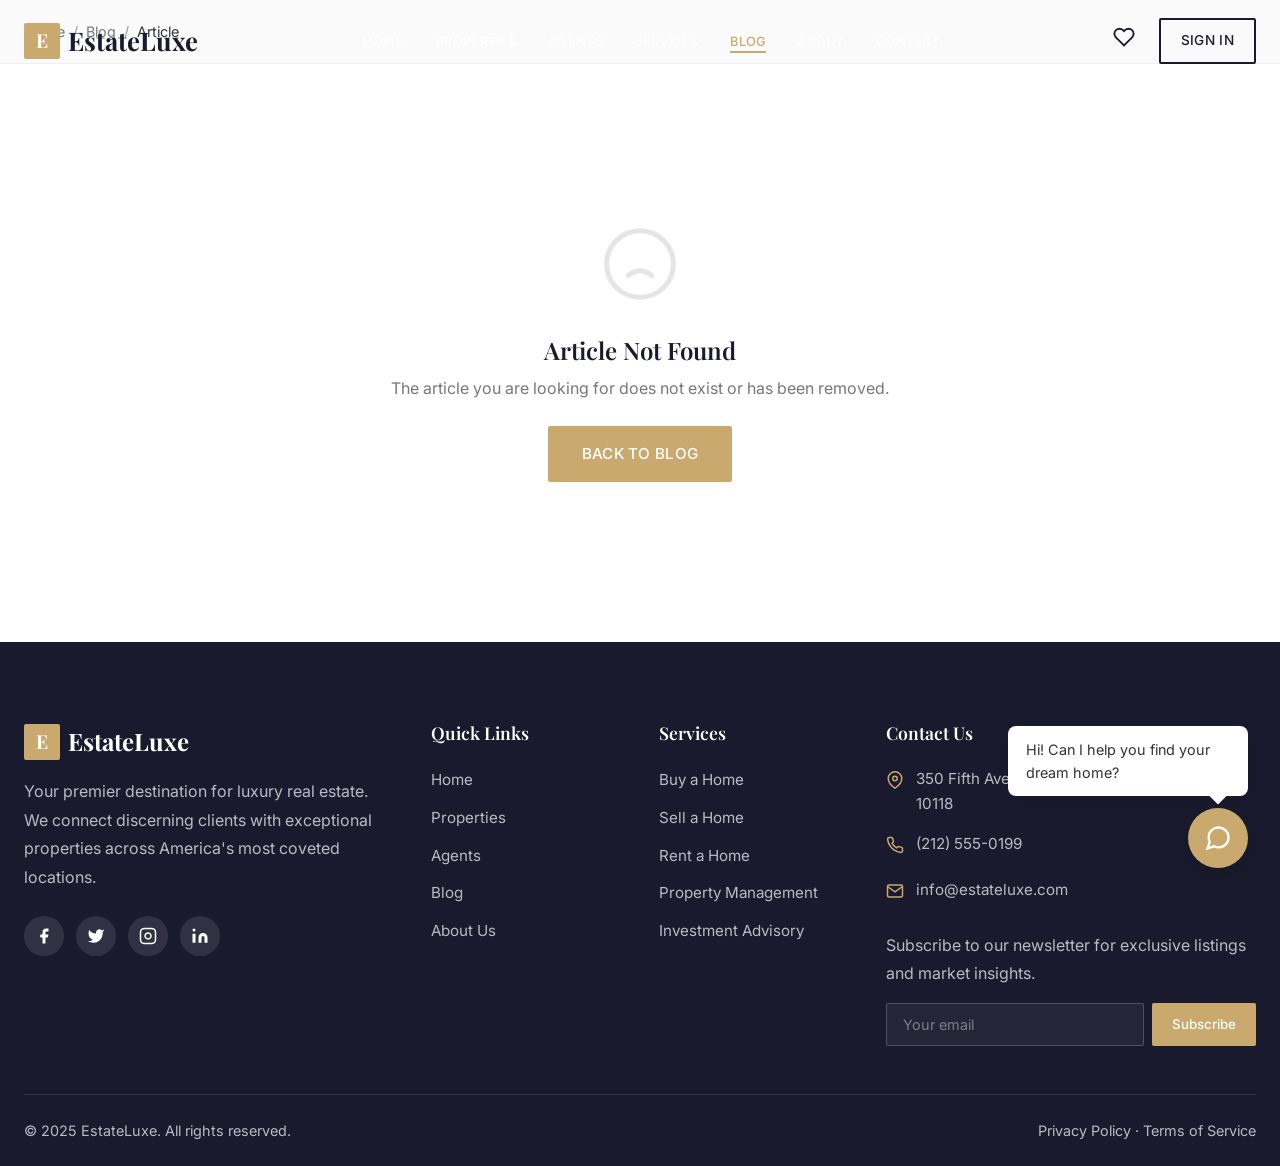
<file: blog-post.html>
<!DOCTYPE html>
<html lang="en">
<head>
  <meta charset="UTF-8">
  <meta name="viewport" content="width=device-width, initial-scale=1.0">
  <title>Blog Post | EstateLuxe</title>
  <meta name="description" content="Read the latest insights and articles from EstateLuxe's luxury real estate experts.">

  <link rel="preconnect" href="https://fonts.googleapis.com">
  <link rel="preconnect" href="https://fonts.gstatic.com" crossorigin>
  <link href="https://fonts.googleapis.com/css2?family=Inter:wght@300;400;500;600;700&family=Playfair+Display:wght@400;500;600;700&display=swap" rel="stylesheet">

  <link rel="stylesheet" href="css/main.css">
  <link rel="stylesheet" href="css/components.css">
  <link rel="stylesheet" href="css/pages.css">
  <link rel="stylesheet" href="css/responsive.css">
</head>
<body>
  <!-- Navigation -->
  <nav class="navbar scrolled">
    <div class="container navbar-inner">
      <a href="index.html" class="nav-logo" style="color:var(--primary)">
        <span class="nav-logo-icon">E</span>
        EstateLuxe
      </a>
      <ul class="nav-menu">
        <li><a href="index.html" class="nav-link">Home</a></li>
        <li><a href="properties.html" class="nav-link">Properties</a></li>
        <li><a href="agents.html" class="nav-link">Agents</a></li>
        <li><a href="services.html" class="nav-link">Services</a></li>
        <li><a href="blog.html" class="nav-link active">Blog</a></li>
        <li><a href="about.html" class="nav-link">About</a></li>
        <li><a href="contact.html" class="nav-link">Contact</a></li>
      </ul>
      <div class="nav-actions">
        <a href="favorites.html" class="nav-favorites" style="color:var(--primary)" aria-label="Favorites">
          <svg width="22" height="22" viewBox="0 0 24 24" fill="none" stroke="currentColor" stroke-width="2"><path d="M20.84 4.61a5.5 5.5 0 00-7.78 0L12 5.67l-1.06-1.06a5.5 5.5 0 00-7.78 7.78l1.06 1.06L12 21.23l7.78-7.78 1.06-1.06a5.5 5.5 0 000-7.78z"/></svg>
          <span class="nav-favorites-count" style="display:none">0</span>
        </a>
        <a href="login.html" class="btn btn-outline btn-sm">Sign In</a>
      </div>
      <button class="nav-mobile-toggle" aria-label="Open menu">
        <span></span>
        <span></span>
        <span></span>
      </button>
    </div>
  </nav>

  <!-- Mobile Menu -->
  <div class="mobile-menu-overlay"></div>
  <div class="mobile-menu">
    <button class="mobile-menu-close" aria-label="Close menu">
      <svg width="24" height="24" viewBox="0 0 24 24" fill="none" stroke="currentColor" stroke-width="2"><line x1="18" y1="6" x2="6" y2="18"/><line x1="6" y1="6" x2="18" y2="18"/></svg>
    </button>
    <ul class="mobile-menu-list">
      <li><a href="index.html" class="mobile-menu-link">Home</a></li>
      <li><a href="properties.html" class="mobile-menu-link">Properties</a></li>
      <li><a href="agents.html" class="mobile-menu-link">Agents</a></li>
      <li><a href="services.html" class="mobile-menu-link">Services</a></li>
      <li><a href="blog.html" class="mobile-menu-link">Blog</a></li>
      <li><a href="about.html" class="mobile-menu-link">About</a></li>
      <li><a href="contact.html" class="mobile-menu-link">Contact</a></li>
    </ul>
    <div class="mobile-menu-actions">
      <a href="favorites.html" class="btn btn-outline btn-full">My Favorites</a>
      <a href="login.html" class="btn btn-primary btn-full">Sign In</a>
    </div>
  </div>

  <!-- Breadcrumb -->
  <div class="breadcrumb">
    <div class="container">
      <ul class="breadcrumb-list">
        <li><a href="index.html">Home</a></li>
        <li class="breadcrumb-separator">/</li>
        <li><a href="blog.html">Blog</a></li>
        <li class="breadcrumb-separator">/</li>
        <li class="breadcrumb-current" id="breadcrumb-title">Article</li>
      </ul>
    </div>
  </div>

  <!-- Article Content -->
  <section class="section">
    <div class="container container-narrow">
      <div id="blog-post-content">
        <!-- Populated by JS -->
      </div>
    </div>
  </section>

  <!-- Footer -->
  <footer class="footer">
    <div class="container">
      <div class="footer-grid">
        <div class="footer-about">
          <a href="index.html" class="footer-logo">
            <span class="nav-logo-icon">E</span>
            EstateLuxe
          </a>
          <p>Your premier destination for luxury real estate. We connect discerning clients with exceptional properties across America's most coveted locations.</p>
          <div class="footer-social">
            <a href="#" aria-label="Facebook"><svg width="18" height="18" viewBox="0 0 24 24" fill="currentColor"><path d="M18 2h-3a5 5 0 00-5 5v3H7v4h3v8h4v-8h3l1-4h-4V7a1 1 0 011-1h3z"/></svg></a>
            <a href="#" aria-label="Twitter"><svg width="18" height="18" viewBox="0 0 24 24" fill="currentColor"><path d="M23 3a10.9 10.9 0 01-3.14 1.53 4.48 4.48 0 00-7.86 3v1A10.66 10.66 0 013 4s-4 9 5 13a11.64 11.64 0 01-7 2c9 5 20 0 20-11.5a4.5 4.5 0 00-.08-.83A7.72 7.72 0 0023 3z"/></svg></a>
            <a href="#" aria-label="Instagram"><svg width="18" height="18" viewBox="0 0 24 24" fill="none" stroke="currentColor" stroke-width="2"><rect x="2" y="2" width="20" height="20" rx="5"/><path d="M16 11.37A4 4 0 1112.63 8 4 4 0 0116 11.37z"/><line x1="17.5" y1="6.5" x2="17.51" y2="6.5"/></svg></a>
            <a href="#" aria-label="LinkedIn"><svg width="18" height="18" viewBox="0 0 24 24" fill="currentColor"><path d="M16 8a6 6 0 016 6v7h-4v-7a2 2 0 00-2-2 2 2 0 00-2 2v7h-4v-7a6 6 0 016-6zM2 9h4v12H2z"/><circle cx="4" cy="4" r="2"/></svg></a>
          </div>
        </div>
        <div class="footer-links">
          <h4 class="footer-title">Quick Links</h4>
          <ul>
            <li><a href="index.html">Home</a></li>
            <li><a href="properties.html">Properties</a></li>
            <li><a href="agents.html">Agents</a></li>
            <li><a href="blog.html">Blog</a></li>
            <li><a href="about.html">About Us</a></li>
          </ul>
        </div>
        <div class="footer-links">
          <h4 class="footer-title">Services</h4>
          <ul>
            <li><a href="services.html">Buy a Home</a></li>
            <li><a href="services.html">Sell a Home</a></li>
            <li><a href="services.html">Rent a Home</a></li>
            <li><a href="services.html">Property Management</a></li>
            <li><a href="services.html">Investment Advisory</a></li>
          </ul>
        </div>
        <div class="footer-contact">
          <h4 class="footer-title">Contact Us</h4>
          <ul>
            <li>
              <span class="footer-contact-icon"><svg width="18" height="18" viewBox="0 0 24 24" fill="none" stroke="currentColor" stroke-width="2"><path d="M21 10c0 7-9 13-9 13s-9-6-9-13a9 9 0 0118 0z"/><circle cx="12" cy="10" r="3"/></svg></span>
              350 Fifth Avenue, Suite 4500, New York, NY 10118
            </li>
            <li>
              <span class="footer-contact-icon"><svg width="18" height="18" viewBox="0 0 24 24" fill="none" stroke="currentColor" stroke-width="2"><path d="M22 16.92v3a2 2 0 01-2.18 2 19.79 19.79 0 01-8.63-3.07 19.5 19.5 0 01-6-6 19.79 19.79 0 01-3.07-8.67A2 2 0 014.11 2h3a2 2 0 012 1.72c.127.96.361 1.903.7 2.81a2 2 0 01-.45 2.11L8.09 9.91a16 16 0 006 6l1.27-1.27a2 2 0 012.11-.45c.907.339 1.85.573 2.81.7A2 2 0 0122 16.92z"/></svg></span>
              (212) 555-0199
            </li>
            <li>
              <span class="footer-contact-icon"><svg width="18" height="18" viewBox="0 0 24 24" fill="none" stroke="currentColor" stroke-width="2"><path d="M4 4h16c1.1 0 2 .9 2 2v12c0 1.1-.9 2-2 2H4c-1.1 0-2-.9-2-2V6c0-1.1.9-2 2-2z"/><polyline points="22,6 12,13 2,6"/></svg></span>
              info@estateluxe.com
            </li>
          </ul>
          <div class="footer-newsletter" style="margin-top:24px">
            <p>Subscribe to our newsletter for exclusive listings and market insights.</p>
            <form class="footer-newsletter-form" onsubmit="event.preventDefault(); showToast('Thank you for subscribing!', 'success');">
              <input type="email" placeholder="Your email" required>
              <button type="submit">Subscribe</button>
            </form>
          </div>
        </div>
      </div>
      <div class="footer-bottom">
        <p>&copy; 2025 EstateLuxe. All rights reserved.</p>
        <p><a href="#">Privacy Policy</a> &middot; <a href="#">Terms of Service</a></p>
      </div>
    </div>
  </footer>

  <!-- Back to Top -->
  <button class="back-to-top" aria-label="Back to top">
    <svg width="20" height="20" viewBox="0 0 24 24" fill="none" stroke="currentColor" stroke-width="2"><polyline points="18 15 12 9 6 15"/></svg>
  </button>

  <!-- Scripts -->
  <script src="js/data.js"></script>
  <script src="js/main.js"></script>
  <script>
    function populateBlogPost() {
      const params = getUrlParams();
      const postId = parseInt(params.id, 10);
      const post = blogPosts.find(b => b.id === postId);
      const container = document.getElementById('blog-post-content');

      if (!post) {
        container.innerHTML = `
          <div class="no-results">
            <svg width="80" height="80" viewBox="0 0 24 24" fill="none" stroke="currentColor" stroke-width="1.5"><circle cx="12" cy="12" r="10"/><path d="M16 16s-1.5-2-4-2-4 2-4 2"/><line x1="9" y1="9" x2="9.01" y2="9"/><line x1="15" y1="9" x2="15.01" y2="9"/></svg>
            <h3>Article Not Found</h3>
            <p>The article you are looking for does not exist or has been removed.</p>
            <a href="blog.html" class="btn btn-primary">Back to Blog</a>
          </div>
        `;
        document.title = 'Article Not Found | EstateLuxe';
        return;
      }

      document.getElementById('breadcrumb-title').textContent = post.title;
      document.title = `${post.title} | EstateLuxe`;

      container.innerHTML = `
        <article>
          <div style="margin-bottom:32px">
            <img src="${post.image}" alt="${post.title}" style="width:100%;border-radius:var(--radius-md);aspect-ratio:16/9;object-fit:cover;">
          </div>
          <div style="margin-bottom:24px">
            <span class="blog-card-category">${post.category}</span>
          </div>
          <h1 style="font-size:clamp(1.75rem,4vw,2.5rem);margin-bottom:16px">${post.title}</h1>
          <div style="display:flex;align-items:center;gap:24px;color:var(--text-light);font-size:0.9rem;margin-bottom:32px;padding-bottom:24px;border-bottom:1px solid var(--border-light)">
            <span>By ${post.author}</span>
            <span>${formatDate(post.date)}</span>
            <span>${post.readTime}</span>
          </div>
          <div style="line-height:1.8;color:var(--text);font-size:1.05rem">
            <p>${post.excerpt}</p>
            <p style="margin-top:16px">${post.content}</p>
          </div>
          <div style="margin-top:40px;padding-top:24px;border-top:1px solid var(--border-light)">
            <a href="blog.html" class="btn btn-outline">
              <svg width="16" height="16" viewBox="0 0 24 24" fill="none" stroke="currentColor" stroke-width="2"><polyline points="15 18 9 12 15 6"/></svg>
              Back to Blog
            </a>
          </div>
        </article>
      `;
    }

    document.addEventListener('DOMContentLoaded', () => {
      populateBlogPost();
    });
  </script>
</body>
</html>
</file>
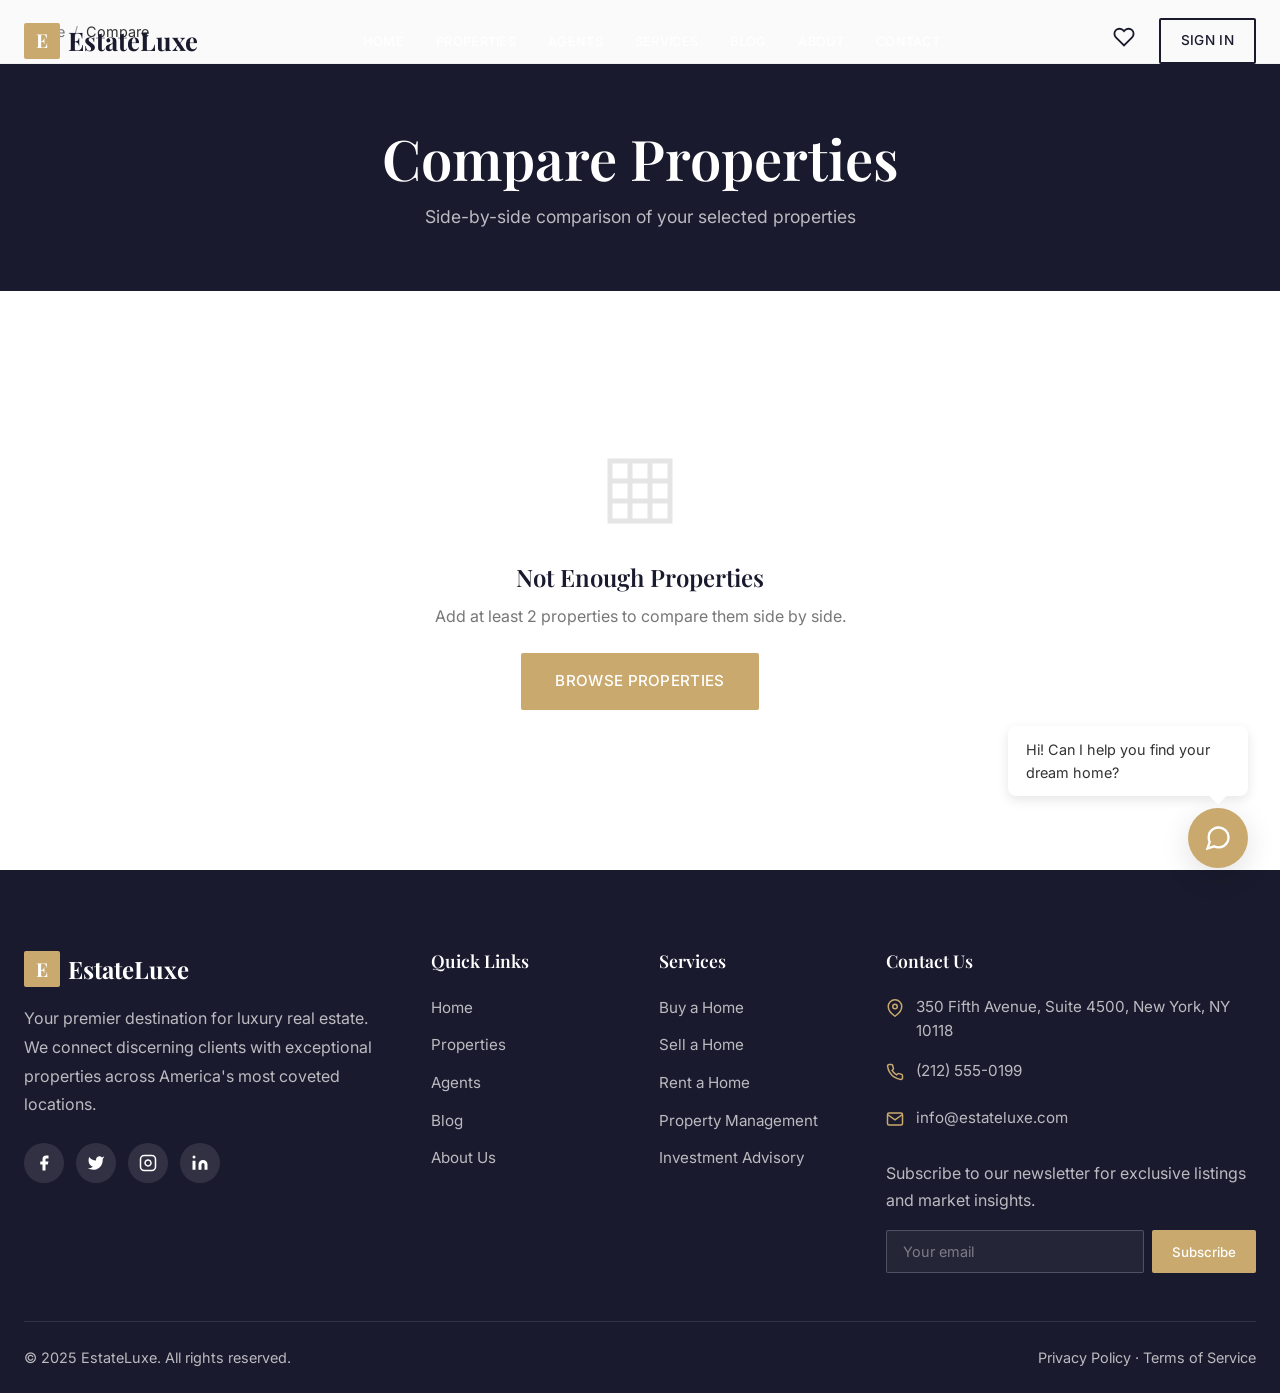
<file: compare.html>
<!DOCTYPE html>
<html lang="en">
<head>
  <meta charset="UTF-8">
  <meta name="viewport" content="width=device-width, initial-scale=1.0">
  <title>Compare Properties | EstateLuxe</title>
  <meta name="description" content="Compare luxury properties side by side on EstateLuxe.">

  <link rel="preconnect" href="https://fonts.googleapis.com">
  <link rel="preconnect" href="https://fonts.gstatic.com" crossorigin>
  <link href="https://fonts.googleapis.com/css2?family=Inter:wght@300;400;500;600;700&family=Playfair+Display:wght@400;500;600;700&display=swap" rel="stylesheet">

  <link rel="stylesheet" href="css/main.css">
  <link rel="stylesheet" href="css/components.css">
  <link rel="stylesheet" href="css/pages.css">
  <link rel="stylesheet" href="css/responsive.css">
</head>
<body>
  <!-- Navigation -->
  <nav class="navbar scrolled">
    <div class="container navbar-inner">
      <a href="index.html" class="nav-logo" style="color:var(--primary)">
        <span class="nav-logo-icon">E</span>
        EstateLuxe
      </a>
      <ul class="nav-menu">
        <li><a href="index.html" class="nav-link">Home</a></li>
        <li><a href="properties.html" class="nav-link">Properties</a></li>
        <li><a href="agents.html" class="nav-link">Agents</a></li>
        <li><a href="services.html" class="nav-link">Services</a></li>
        <li><a href="blog.html" class="nav-link">Blog</a></li>
        <li><a href="about.html" class="nav-link">About</a></li>
        <li><a href="contact.html" class="nav-link">Contact</a></li>
      </ul>
      <div class="nav-actions">
        <a href="favorites.html" class="nav-favorites" style="color:var(--primary)" aria-label="Favorites">
          <svg width="22" height="22" viewBox="0 0 24 24" fill="none" stroke="currentColor" stroke-width="2"><path d="M20.84 4.61a5.5 5.5 0 00-7.78 0L12 5.67l-1.06-1.06a5.5 5.5 0 00-7.78 7.78l1.06 1.06L12 21.23l7.78-7.78 1.06-1.06a5.5 5.5 0 000-7.78z"/></svg>
          <span class="nav-favorites-count" style="display:none">0</span>
        </a>
        <a href="login.html" class="btn btn-outline btn-sm">Sign In</a>
      </div>
      <button class="nav-mobile-toggle" aria-label="Open menu">
        <span></span>
        <span></span>
        <span></span>
      </button>
    </div>
  </nav>

  <!-- Mobile Menu -->
  <div class="mobile-menu-overlay"></div>
  <div class="mobile-menu">
    <button class="mobile-menu-close" aria-label="Close menu">
      <svg width="24" height="24" viewBox="0 0 24 24" fill="none" stroke="currentColor" stroke-width="2"><line x1="18" y1="6" x2="6" y2="18"/><line x1="6" y1="6" x2="18" y2="18"/></svg>
    </button>
    <ul class="mobile-menu-list">
      <li><a href="index.html" class="mobile-menu-link">Home</a></li>
      <li><a href="properties.html" class="mobile-menu-link">Properties</a></li>
      <li><a href="agents.html" class="mobile-menu-link">Agents</a></li>
      <li><a href="services.html" class="mobile-menu-link">Services</a></li>
      <li><a href="blog.html" class="mobile-menu-link">Blog</a></li>
      <li><a href="about.html" class="mobile-menu-link">About</a></li>
      <li><a href="contact.html" class="mobile-menu-link">Contact</a></li>
    </ul>
    <div class="mobile-menu-actions">
      <a href="favorites.html" class="btn btn-outline btn-full">My Favorites</a>
      <a href="login.html" class="btn btn-primary btn-full">Sign In</a>
    </div>
  </div>

  <!-- Breadcrumb -->
  <div class="breadcrumb">
    <div class="container">
      <ul class="breadcrumb-list">
        <li><a href="index.html">Home</a></li>
        <li class="breadcrumb-separator">/</li>
        <li class="breadcrumb-current">Compare</li>
      </ul>
    </div>
  </div>

  <!-- Page Header -->
  <div class="page-header">
    <div class="container">
      <h1>Compare Properties</h1>
      <p>Side-by-side comparison of your selected properties</p>
    </div>
  </div>

  <!-- Compare Content -->
  <section class="section">
    <div class="container">
      <div id="compare-content">
        <!-- Populated by JS -->
      </div>
    </div>
  </section>

  <!-- Footer -->
  <footer class="footer">
    <div class="container">
      <div class="footer-grid">
        <div class="footer-about">
          <a href="index.html" class="footer-logo">
            <span class="nav-logo-icon">E</span>
            EstateLuxe
          </a>
          <p>Your premier destination for luxury real estate. We connect discerning clients with exceptional properties across America's most coveted locations.</p>
          <div class="footer-social">
            <a href="#" aria-label="Facebook"><svg width="18" height="18" viewBox="0 0 24 24" fill="currentColor"><path d="M18 2h-3a5 5 0 00-5 5v3H7v4h3v8h4v-8h3l1-4h-4V7a1 1 0 011-1h3z"/></svg></a>
            <a href="#" aria-label="Twitter"><svg width="18" height="18" viewBox="0 0 24 24" fill="currentColor"><path d="M23 3a10.9 10.9 0 01-3.14 1.53 4.48 4.48 0 00-7.86 3v1A10.66 10.66 0 013 4s-4 9 5 13a11.64 11.64 0 01-7 2c9 5 20 0 20-11.5a4.5 4.5 0 00-.08-.83A7.72 7.72 0 0023 3z"/></svg></a>
            <a href="#" aria-label="Instagram"><svg width="18" height="18" viewBox="0 0 24 24" fill="none" stroke="currentColor" stroke-width="2"><rect x="2" y="2" width="20" height="20" rx="5"/><path d="M16 11.37A4 4 0 1112.63 8 4 4 0 0116 11.37z"/><line x1="17.5" y1="6.5" x2="17.51" y2="6.5"/></svg></a>
            <a href="#" aria-label="LinkedIn"><svg width="18" height="18" viewBox="0 0 24 24" fill="currentColor"><path d="M16 8a6 6 0 016 6v7h-4v-7a2 2 0 00-2-2 2 2 0 00-2 2v7h-4v-7a6 6 0 016-6zM2 9h4v12H2z"/><circle cx="4" cy="4" r="2"/></svg></a>
          </div>
        </div>
        <div class="footer-links">
          <h4 class="footer-title">Quick Links</h4>
          <ul>
            <li><a href="index.html">Home</a></li>
            <li><a href="properties.html">Properties</a></li>
            <li><a href="agents.html">Agents</a></li>
            <li><a href="blog.html">Blog</a></li>
            <li><a href="about.html">About Us</a></li>
          </ul>
        </div>
        <div class="footer-links">
          <h4 class="footer-title">Services</h4>
          <ul>
            <li><a href="services.html">Buy a Home</a></li>
            <li><a href="services.html">Sell a Home</a></li>
            <li><a href="services.html">Rent a Home</a></li>
            <li><a href="services.html">Property Management</a></li>
            <li><a href="services.html">Investment Advisory</a></li>
          </ul>
        </div>
        <div class="footer-contact">
          <h4 class="footer-title">Contact Us</h4>
          <ul>
            <li>
              <span class="footer-contact-icon"><svg width="18" height="18" viewBox="0 0 24 24" fill="none" stroke="currentColor" stroke-width="2"><path d="M21 10c0 7-9 13-9 13s-9-6-9-13a9 9 0 0118 0z"/><circle cx="12" cy="10" r="3"/></svg></span>
              350 Fifth Avenue, Suite 4500, New York, NY 10118
            </li>
            <li>
              <span class="footer-contact-icon"><svg width="18" height="18" viewBox="0 0 24 24" fill="none" stroke="currentColor" stroke-width="2"><path d="M22 16.92v3a2 2 0 01-2.18 2 19.79 19.79 0 01-8.63-3.07 19.5 19.5 0 01-6-6 19.79 19.79 0 01-3.07-8.67A2 2 0 014.11 2h3a2 2 0 012 1.72c.127.96.361 1.903.7 2.81a2 2 0 01-.45 2.11L8.09 9.91a16 16 0 006 6l1.27-1.27a2 2 0 012.11-.45c.907.339 1.85.573 2.81.7A2 2 0 0122 16.92z"/></svg></span>
              (212) 555-0199
            </li>
            <li>
              <span class="footer-contact-icon"><svg width="18" height="18" viewBox="0 0 24 24" fill="none" stroke="currentColor" stroke-width="2"><path d="M4 4h16c1.1 0 2 .9 2 2v12c0 1.1-.9 2-2 2H4c-1.1 0-2-.9-2-2V6c0-1.1.9-2 2-2z"/><polyline points="22,6 12,13 2,6"/></svg></span>
              info@estateluxe.com
            </li>
          </ul>
          <div class="footer-newsletter" style="margin-top:24px">
            <p>Subscribe to our newsletter for exclusive listings and market insights.</p>
            <form class="footer-newsletter-form" onsubmit="event.preventDefault(); showToast('Thank you for subscribing!', 'success');">
              <input type="email" placeholder="Your email" required>
              <button type="submit">Subscribe</button>
            </form>
          </div>
        </div>
      </div>
      <div class="footer-bottom">
        <p>&copy; 2025 EstateLuxe. All rights reserved.</p>
        <p><a href="#">Privacy Policy</a> &middot; <a href="#">Terms of Service</a></p>
      </div>
    </div>
  </footer>

  <!-- Back to Top -->
  <button class="back-to-top" aria-label="Back to top">
    <svg width="20" height="20" viewBox="0 0 24 24" fill="none" stroke="currentColor" stroke-width="2"><polyline points="18 15 12 9 6 15"/></svg>
  </button>

  <!-- Scripts -->
  <script src="js/data.js"></script>
  <script src="js/main.js"></script>
  <script>
    function removeFromCompare(propertyId) {
      Compare.remove(propertyId);
      showToast('Removed from comparison', 'success');
      populateCompare();
    }

    function populateCompare() {
      const container = document.getElementById('compare-content');
      const compareIds = Compare.get();

      if (compareIds.length < 2) {
        container.innerHTML = `
          <div class="no-results">
            <svg width="80" height="80" viewBox="0 0 24 24" fill="none" stroke="currentColor" stroke-width="1.5"><path d="M3 3h18v18H3z"/><path d="M9 3v18M15 3v18M3 9h18M3 15h18"/></svg>
            <h3>Not Enough Properties</h3>
            <p>Add at least 2 properties to compare them side by side.</p>
            <a href="properties.html" class="btn btn-primary">Browse Properties</a>
          </div>
        `;
        return;
      }

      const compareProperties = properties.filter(p => compareIds.includes(p.id));

      const rows = [
        { label: 'Image', key: 'image' },
        { label: 'Title', key: 'title' },
        { label: 'Price', key: 'price' },
        { label: 'Type', key: 'type' },
        { label: 'Status', key: 'status' },
        { label: 'Beds', key: 'beds' },
        { label: 'Baths', key: 'baths' },
        { label: 'Sqft', key: 'sqft' },
        { label: 'Location', key: 'location' },
        { label: 'Year Built', key: 'yearBuilt' },
        { label: 'Garage', key: 'garage' },
        { label: 'Features', key: 'features' },
        { label: 'Actions', key: 'actions' }
      ];

      let tableHtml = '<div style="overflow-x:auto"><table class="compare-table">';

      rows.forEach(row => {
        tableHtml += `<tr><th>${row.label}</th>`;
        compareProperties.forEach(p => {
          let cellContent = '';
          switch (row.key) {
            case 'image':
              cellContent = `
                <div class="compare-property-img">
                  <img src="${p.images[0]}" alt="${p.title}" loading="lazy">
                </div>
              `;
              break;
            case 'title':
              cellContent = `<div class="compare-property-title">${p.title}</div>`;
              break;
            case 'price':
              cellContent = `<div class="compare-property-price">${formatPriceFull(p.price)}</div>`;
              break;
            case 'location':
              cellContent = `${p.city}, ${p.state}`;
              break;
            case 'features':
              cellContent = p.features.join(', ');
              break;
            case 'actions':
              cellContent = `
                <div style="display:flex;flex-direction:column;gap:8px">
                  <a href="property-detail.html?id=${p.id}" class="btn btn-primary btn-sm btn-full">Contact Agent</a>
                  <button class="btn btn-outline btn-sm btn-full" onclick="removeFromCompare(${p.id})">Remove</button>
                </div>
              `;
              break;
            default:
              cellContent = p[row.key] !== null && p[row.key] !== undefined ? p[row.key] : '—';
          }
          tableHtml += `<td>${cellContent}</td>`;
        });
        tableHtml += '</tr>';
      });

      tableHtml += '</table></div>';
      container.innerHTML = tableHtml;
    }

    document.addEventListener('DOMContentLoaded', () => {
      populateCompare();
    });
  </script>
</body>
</html>
</file>
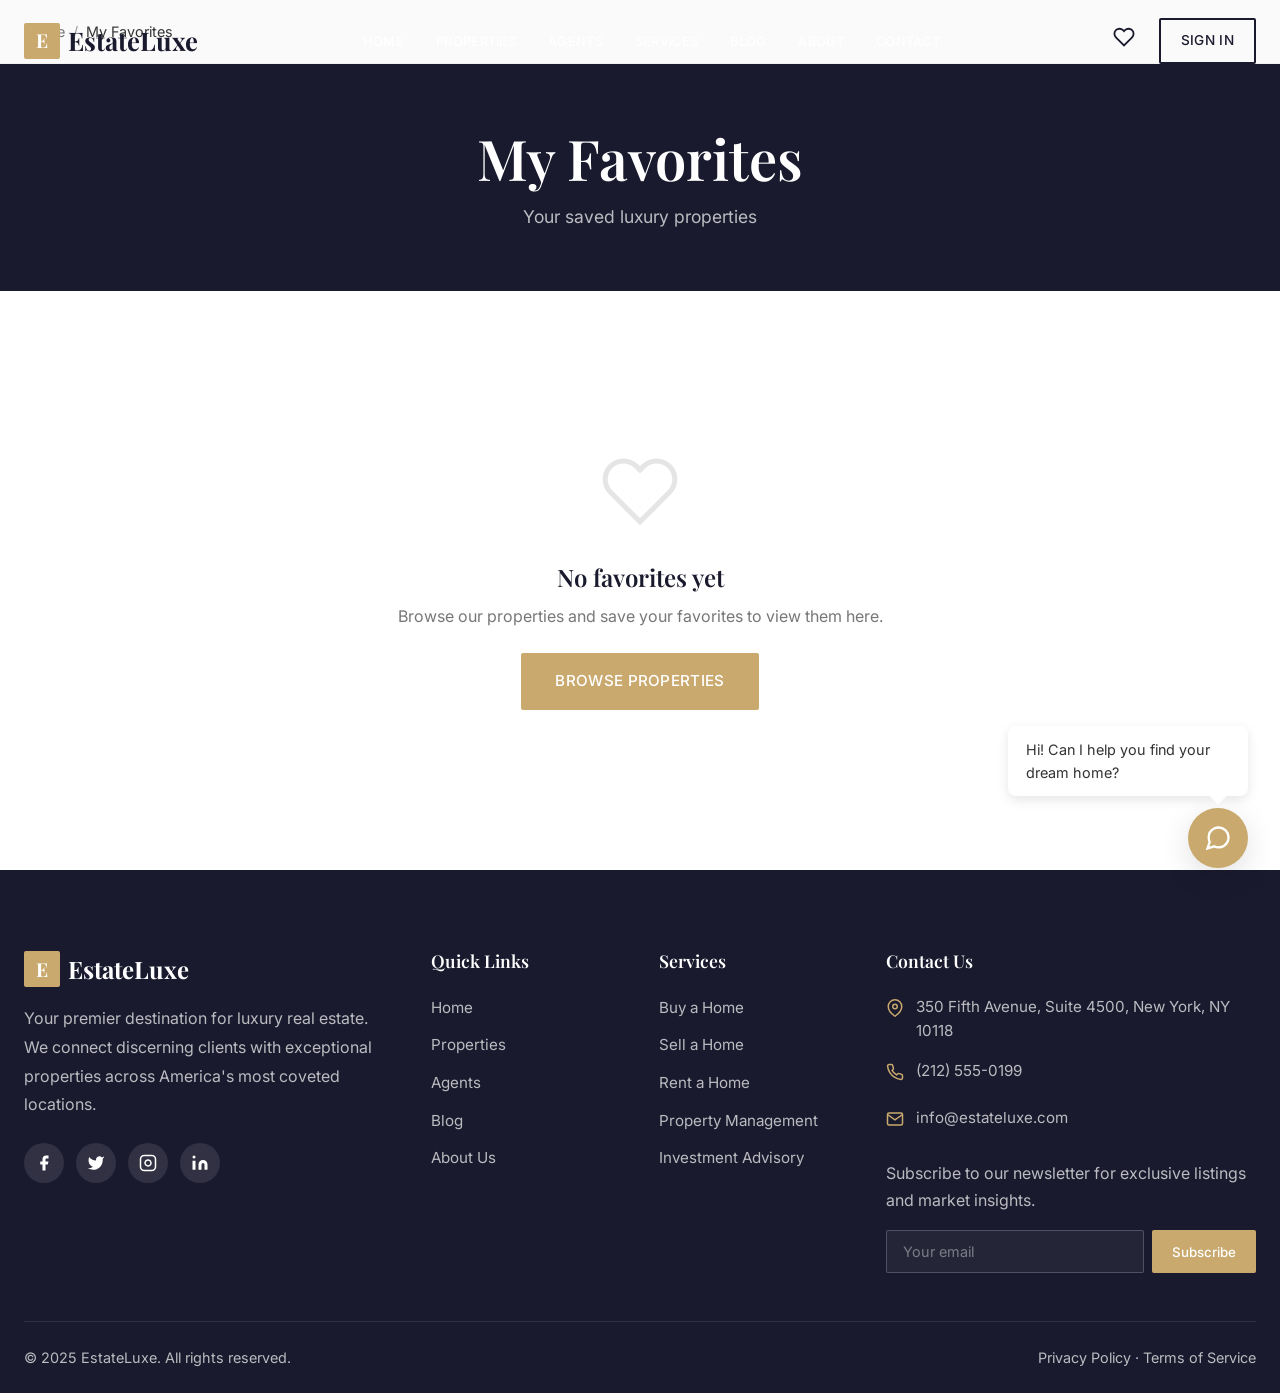
<file: favorites.html>
<!DOCTYPE html>
<html lang="en">
<head>
  <meta charset="UTF-8">
  <meta name="viewport" content="width=device-width, initial-scale=1.0">
  <title>My Favorites | EstateLuxe</title>
  <meta name="description" content="View and manage your favorite luxury properties on EstateLuxe.">

  <link rel="preconnect" href="https://fonts.googleapis.com">
  <link rel="preconnect" href="https://fonts.gstatic.com" crossorigin>
  <link href="https://fonts.googleapis.com/css2?family=Inter:wght@300;400;500;600;700&family=Playfair+Display:wght@400;500;600;700&display=swap" rel="stylesheet">

  <link rel="stylesheet" href="css/main.css">
  <link rel="stylesheet" href="css/components.css">
  <link rel="stylesheet" href="css/pages.css">
  <link rel="stylesheet" href="css/responsive.css">
</head>
<body>
  <!-- Navigation -->
  <nav class="navbar scrolled">
    <div class="container navbar-inner">
      <a href="index.html" class="nav-logo" style="color:var(--primary)">
        <span class="nav-logo-icon">E</span>
        EstateLuxe
      </a>
      <ul class="nav-menu">
        <li><a href="index.html" class="nav-link">Home</a></li>
        <li><a href="properties.html" class="nav-link">Properties</a></li>
        <li><a href="agents.html" class="nav-link">Agents</a></li>
        <li><a href="services.html" class="nav-link">Services</a></li>
        <li><a href="blog.html" class="nav-link">Blog</a></li>
        <li><a href="about.html" class="nav-link">About</a></li>
        <li><a href="contact.html" class="nav-link">Contact</a></li>
      </ul>
      <div class="nav-actions">
        <a href="favorites.html" class="nav-favorites" style="color:var(--primary)" aria-label="Favorites">
          <svg width="22" height="22" viewBox="0 0 24 24" fill="none" stroke="currentColor" stroke-width="2"><path d="M20.84 4.61a5.5 5.5 0 00-7.78 0L12 5.67l-1.06-1.06a5.5 5.5 0 00-7.78 7.78l1.06 1.06L12 21.23l7.78-7.78 1.06-1.06a5.5 5.5 0 000-7.78z"/></svg>
          <span class="nav-favorites-count" style="display:none">0</span>
        </a>
        <a href="login.html" class="btn btn-outline btn-sm">Sign In</a>
      </div>
      <button class="nav-mobile-toggle" aria-label="Open menu">
        <span></span>
        <span></span>
        <span></span>
      </button>
    </div>
  </nav>

  <!-- Mobile Menu -->
  <div class="mobile-menu-overlay"></div>
  <div class="mobile-menu">
    <button class="mobile-menu-close" aria-label="Close menu">
      <svg width="24" height="24" viewBox="0 0 24 24" fill="none" stroke="currentColor" stroke-width="2"><line x1="18" y1="6" x2="6" y2="18"/><line x1="6" y1="6" x2="18" y2="18"/></svg>
    </button>
    <ul class="mobile-menu-list">
      <li><a href="index.html" class="mobile-menu-link">Home</a></li>
      <li><a href="properties.html" class="mobile-menu-link">Properties</a></li>
      <li><a href="agents.html" class="mobile-menu-link">Agents</a></li>
      <li><a href="services.html" class="mobile-menu-link">Services</a></li>
      <li><a href="blog.html" class="mobile-menu-link">Blog</a></li>
      <li><a href="about.html" class="mobile-menu-link">About</a></li>
      <li><a href="contact.html" class="mobile-menu-link">Contact</a></li>
    </ul>
    <div class="mobile-menu-actions">
      <a href="favorites.html" class="btn btn-outline btn-full">My Favorites</a>
      <a href="login.html" class="btn btn-primary btn-full">Sign In</a>
    </div>
  </div>

  <!-- Breadcrumb -->
  <div class="breadcrumb">
    <div class="container">
      <ul class="breadcrumb-list">
        <li><a href="index.html">Home</a></li>
        <li class="breadcrumb-separator">/</li>
        <li class="breadcrumb-current">My Favorites</li>
      </ul>
    </div>
  </div>

  <!-- Page Header -->
  <div class="page-header">
    <div class="container">
      <h1>My Favorites</h1>
      <p>Your saved luxury properties</p>
    </div>
  </div>

  <!-- Favorites Content -->
  <section class="section">
    <div class="container">
      <div id="favorites-content">
        <!-- Populated by JS -->
      </div>
    </div>
  </section>

  <!-- Footer -->
  <footer class="footer">
    <div class="container">
      <div class="footer-grid">
        <div class="footer-about">
          <a href="index.html" class="footer-logo">
            <span class="nav-logo-icon">E</span>
            EstateLuxe
          </a>
          <p>Your premier destination for luxury real estate. We connect discerning clients with exceptional properties across America's most coveted locations.</p>
          <div class="footer-social">
            <a href="#" aria-label="Facebook"><svg width="18" height="18" viewBox="0 0 24 24" fill="currentColor"><path d="M18 2h-3a5 5 0 00-5 5v3H7v4h3v8h4v-8h3l1-4h-4V7a1 1 0 011-1h3z"/></svg></a>
            <a href="#" aria-label="Twitter"><svg width="18" height="18" viewBox="0 0 24 24" fill="currentColor"><path d="M23 3a10.9 10.9 0 01-3.14 1.53 4.48 4.48 0 00-7.86 3v1A10.66 10.66 0 013 4s-4 9 5 13a11.64 11.64 0 01-7 2c9 5 20 0 20-11.5a4.5 4.5 0 00-.08-.83A7.72 7.72 0 0023 3z"/></svg></a>
            <a href="#" aria-label="Instagram"><svg width="18" height="18" viewBox="0 0 24 24" fill="none" stroke="currentColor" stroke-width="2"><rect x="2" y="2" width="20" height="20" rx="5"/><path d="M16 11.37A4 4 0 1112.63 8 4 4 0 0116 11.37z"/><line x1="17.5" y1="6.5" x2="17.51" y2="6.5"/></svg></a>
            <a href="#" aria-label="LinkedIn"><svg width="18" height="18" viewBox="0 0 24 24" fill="currentColor"><path d="M16 8a6 6 0 016 6v7h-4v-7a2 2 0 00-2-2 2 2 0 00-2 2v7h-4v-7a6 6 0 016-6zM2 9h4v12H2z"/><circle cx="4" cy="4" r="2"/></svg></a>
          </div>
        </div>
        <div class="footer-links">
          <h4 class="footer-title">Quick Links</h4>
          <ul>
            <li><a href="index.html">Home</a></li>
            <li><a href="properties.html">Properties</a></li>
            <li><a href="agents.html">Agents</a></li>
            <li><a href="blog.html">Blog</a></li>
            <li><a href="about.html">About Us</a></li>
          </ul>
        </div>
        <div class="footer-links">
          <h4 class="footer-title">Services</h4>
          <ul>
            <li><a href="services.html">Buy a Home</a></li>
            <li><a href="services.html">Sell a Home</a></li>
            <li><a href="services.html">Rent a Home</a></li>
            <li><a href="services.html">Property Management</a></li>
            <li><a href="services.html">Investment Advisory</a></li>
          </ul>
        </div>
        <div class="footer-contact">
          <h4 class="footer-title">Contact Us</h4>
          <ul>
            <li>
              <span class="footer-contact-icon"><svg width="18" height="18" viewBox="0 0 24 24" fill="none" stroke="currentColor" stroke-width="2"><path d="M21 10c0 7-9 13-9 13s-9-6-9-13a9 9 0 0118 0z"/><circle cx="12" cy="10" r="3"/></svg></span>
              350 Fifth Avenue, Suite 4500, New York, NY 10118
            </li>
            <li>
              <span class="footer-contact-icon"><svg width="18" height="18" viewBox="0 0 24 24" fill="none" stroke="currentColor" stroke-width="2"><path d="M22 16.92v3a2 2 0 01-2.18 2 19.79 19.79 0 01-8.63-3.07 19.5 19.5 0 01-6-6 19.79 19.79 0 01-3.07-8.67A2 2 0 014.11 2h3a2 2 0 012 1.72c.127.96.361 1.903.7 2.81a2 2 0 01-.45 2.11L8.09 9.91a16 16 0 006 6l1.27-1.27a2 2 0 012.11-.45c.907.339 1.85.573 2.81.7A2 2 0 0122 16.92z"/></svg></span>
              (212) 555-0199
            </li>
            <li>
              <span class="footer-contact-icon"><svg width="18" height="18" viewBox="0 0 24 24" fill="none" stroke="currentColor" stroke-width="2"><path d="M4 4h16c1.1 0 2 .9 2 2v12c0 1.1-.9 2-2 2H4c-1.1 0-2-.9-2-2V6c0-1.1.9-2 2-2z"/><polyline points="22,6 12,13 2,6"/></svg></span>
              info@estateluxe.com
            </li>
          </ul>
          <div class="footer-newsletter" style="margin-top:24px">
            <p>Subscribe to our newsletter for exclusive listings and market insights.</p>
            <form class="footer-newsletter-form" onsubmit="event.preventDefault(); showToast('Thank you for subscribing!', 'success');">
              <input type="email" placeholder="Your email" required>
              <button type="submit">Subscribe</button>
            </form>
          </div>
        </div>
      </div>
      <div class="footer-bottom">
        <p>&copy; 2025 EstateLuxe. All rights reserved.</p>
        <p><a href="#">Privacy Policy</a> &middot; <a href="#">Terms of Service</a></p>
      </div>
    </div>
  </footer>

  <!-- Back to Top -->
  <button class="back-to-top" aria-label="Back to top">
    <svg width="20" height="20" viewBox="0 0 24 24" fill="none" stroke="currentColor" stroke-width="2"><polyline points="18 15 12 9 6 15"/></svg>
  </button>

  <!-- Scripts -->
  <script src="js/data.js"></script>
  <script src="js/main.js"></script>
  <script>
    function populateFavorites() {
      const container = document.getElementById('favorites-content');
      const favoriteIds = Favorites.get();

      if (favoriteIds.length === 0) {
        container.innerHTML = `
          <div class="favorites-empty">
            <svg viewBox="0 0 24 24" fill="none" stroke="currentColor" stroke-width="1.5"><path d="M20.84 4.61a5.5 5.5 0 00-7.78 0L12 5.67l-1.06-1.06a5.5 5.5 0 00-7.78 7.78l1.06 1.06L12 21.23l7.78-7.78 1.06-1.06a5.5 5.5 0 000-7.78z"/></svg>
            <h3>No favorites yet</h3>
            <p>Browse our properties and save your favorites to view them here.</p>
            <a href="properties.html" class="btn btn-primary">Browse Properties</a>
          </div>
        `;
        return;
      }

      const favoriteProperties = properties.filter(p => favoriteIds.includes(p.id));
      container.innerHTML = `
        <div class="properties-grid">
          ${favoriteProperties.map(p => createPropertyCard(p)).join('')}
        </div>
      `;
    }

    document.addEventListener('DOMContentLoaded', () => {
      populateFavorites();
    });
  </script>
</body>
</html>
</file>
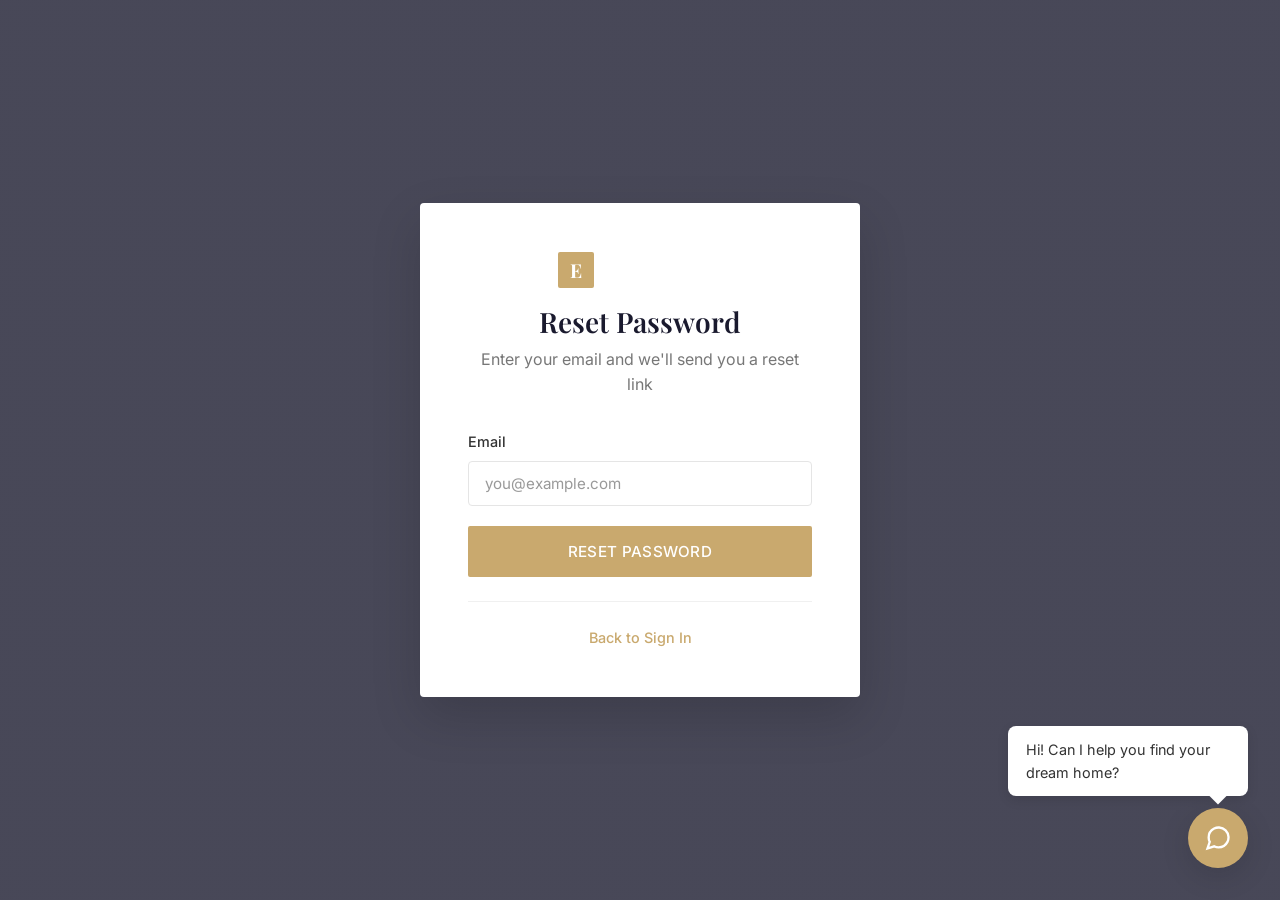
<file: forgot-password.html>
<!DOCTYPE html>
<html lang="en">
<head>
  <meta charset="UTF-8">
  <meta name="viewport" content="width=device-width, initial-scale=1.0">
  <title>Reset Password | EstateLuxe</title>
  <meta name="description" content="Reset your EstateLuxe account password.">

  <link rel="preconnect" href="https://fonts.googleapis.com">
  <link rel="preconnect" href="https://fonts.gstatic.com" crossorigin>
  <link href="https://fonts.googleapis.com/css2?family=Inter:wght@300;400;500;600;700&family=Playfair+Display:wght@400;500;600;700&display=swap" rel="stylesheet">

  <link rel="stylesheet" href="css/main.css">
  <link rel="stylesheet" href="css/components.css">
  <link rel="stylesheet" href="css/pages.css">
  <link rel="stylesheet" href="css/responsive.css">
</head>
<body>
  <div class="auth-page">
    <div class="auth-card">
      <div class="auth-card-header">
        <a href="index.html" class="footer-logo" style="justify-content:center;margin-bottom:16px">
          <span class="nav-logo-icon">E</span>
          EstateLuxe
        </a>
        <h1>Reset Password</h1>
        <p>Enter your email and we'll send you a reset link</p>
      </div>
      <form id="forgot-form">
        <div class="form-group">
          <label class="form-label" for="email">Email</label>
          <input type="email" id="email" class="form-input" placeholder="you@example.com" required>
        </div>
        <button type="submit" class="btn btn-primary btn-full">Reset Password</button>
      </form>
      <div class="auth-footer">
        <p><a href="login.html">Back to Sign In</a></p>
      </div>
    </div>
  </div>

  <!-- Back to Top -->
  <button class="back-to-top" aria-label="Back to top">
    <svg width="20" height="20" viewBox="0 0 24 24" fill="none" stroke="currentColor" stroke-width="2"><polyline points="18 15 12 9 6 15"/></svg>
  </button>

  <!-- Scripts -->
  <script src="js/data.js"></script>
  <script src="js/main.js"></script>
  <script>
    document.getElementById('forgot-form').addEventListener('submit', function(e) {
      e.preventDefault();
      const email = document.getElementById('email').value.trim();

      if (!email) {
        showToast('Please enter your email', 'error');
        return;
      }

      showToast('Password reset link sent to your email', 'success');
    });
  </script>
</body>
</html>
</file>
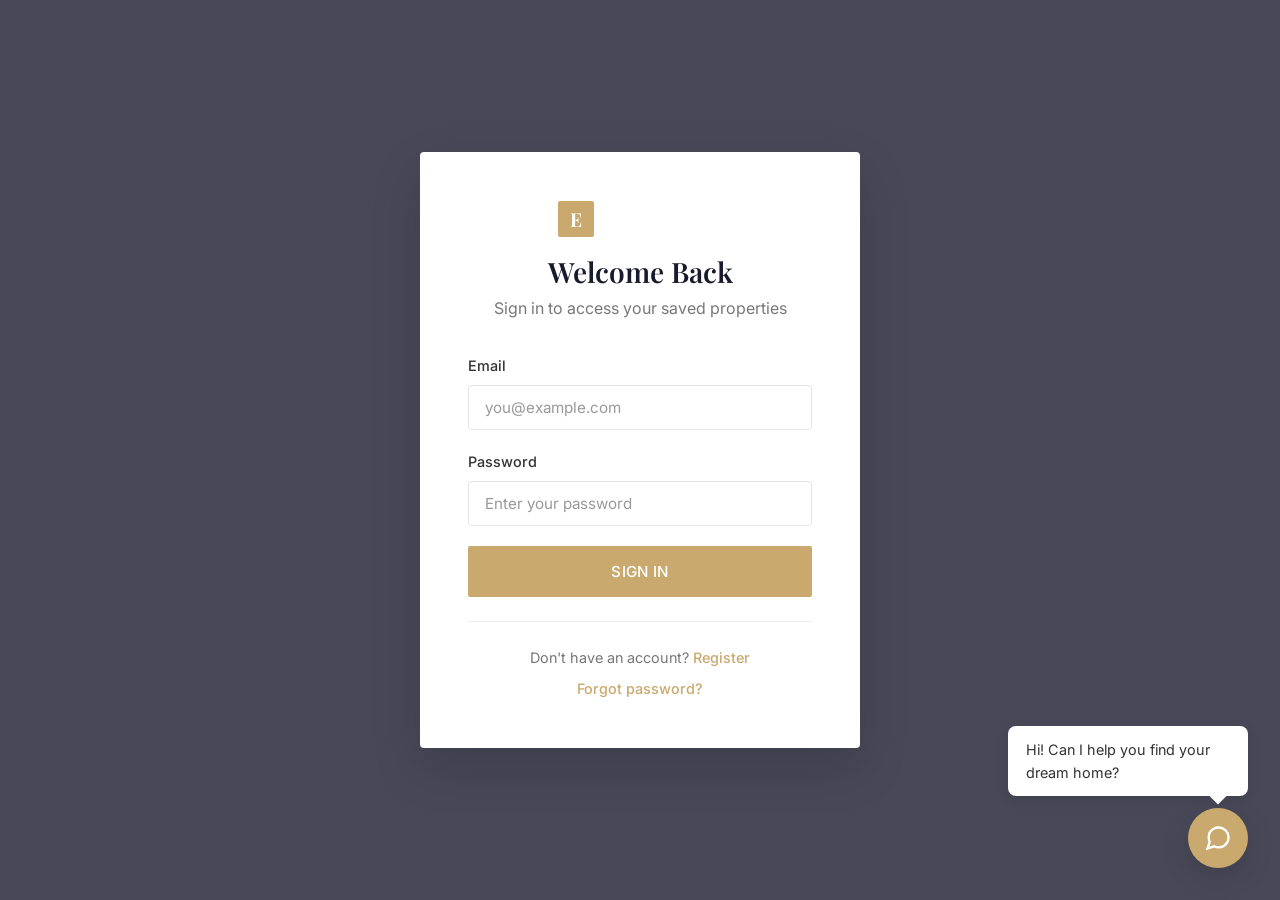
<file: login.html>
<!DOCTYPE html>
<html lang="en">
<head>
  <meta charset="UTF-8">
  <meta name="viewport" content="width=device-width, initial-scale=1.0">
  <title>Sign In | EstateLuxe</title>
  <meta name="description" content="Sign in to your EstateLuxe account to access saved properties and more.">

  <link rel="preconnect" href="https://fonts.googleapis.com">
  <link rel="preconnect" href="https://fonts.gstatic.com" crossorigin>
  <link href="https://fonts.googleapis.com/css2?family=Inter:wght@300;400;500;600;700&family=Playfair+Display:wght@400;500;600;700&display=swap" rel="stylesheet">

  <link rel="stylesheet" href="css/main.css">
  <link rel="stylesheet" href="css/components.css">
  <link rel="stylesheet" href="css/pages.css">
  <link rel="stylesheet" href="css/responsive.css">
</head>
<body>
  <div class="auth-page">
    <div class="auth-card">
      <div class="auth-card-header">
        <a href="index.html" class="footer-logo" style="justify-content:center;margin-bottom:16px">
          <span class="nav-logo-icon">E</span>
          EstateLuxe
        </a>
        <h1>Welcome Back</h1>
        <p>Sign in to access your saved properties</p>
      </div>
      <form id="login-form">
        <div class="form-group">
          <label class="form-label" for="email">Email</label>
          <input type="email" id="email" class="form-input" placeholder="you@example.com" required>
        </div>
        <div class="form-group">
          <label class="form-label" for="password">Password</label>
          <input type="password" id="password" class="form-input" placeholder="Enter your password" required>
        </div>
        <button type="submit" class="btn btn-primary btn-full">Sign In</button>
      </form>
      <div class="auth-footer">
        <p>Don't have an account? <a href="register.html">Register</a></p>
        <p style="margin-top:8px"><a href="forgot-password.html">Forgot password?</a></p>
      </div>
    </div>
  </div>

  <!-- Back to Top -->
  <button class="back-to-top" aria-label="Back to top">
    <svg width="20" height="20" viewBox="0 0 24 24" fill="none" stroke="currentColor" stroke-width="2"><polyline points="18 15 12 9 6 15"/></svg>
  </button>

  <!-- Scripts -->
  <script src="js/data.js"></script>
  <script src="js/main.js"></script>
  <script>
    document.getElementById('login-form').addEventListener('submit', function(e) {
      e.preventDefault();
      const email = document.getElementById('email').value.trim();
      const password = document.getElementById('password').value;

      if (!email) {
        showToast('Please enter your email', 'error');
        return;
      }
      if (!password) {
        showToast('Please enter your password', 'error');
        return;
      }

      showToast('Signed in successfully!', 'success');
    });
  </script>
</body>
</html>
</file>
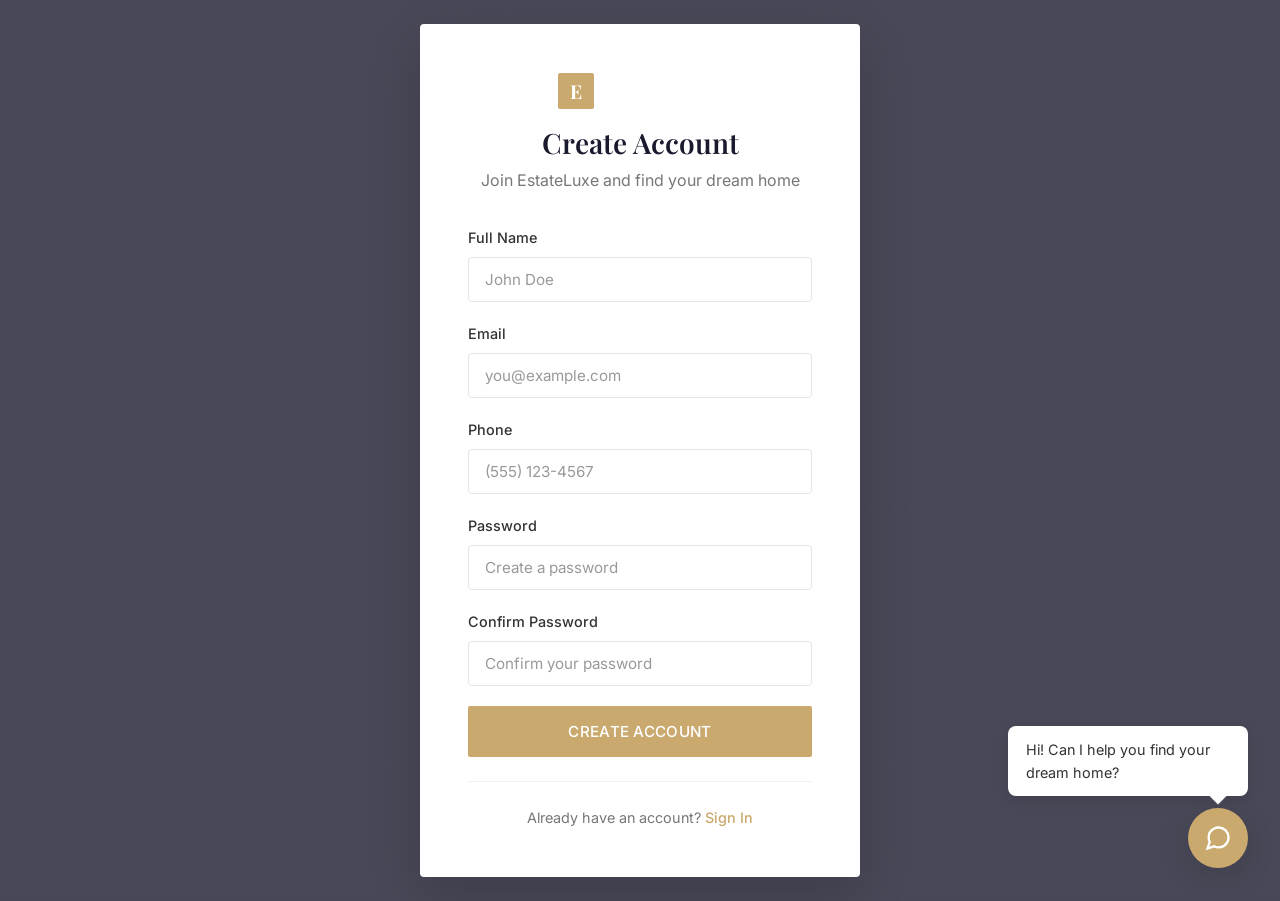
<file: register.html>
<!DOCTYPE html>
<html lang="en">
<head>
  <meta charset="UTF-8">
  <meta name="viewport" content="width=device-width, initial-scale=1.0">
  <title>Create Account | EstateLuxe</title>
  <meta name="description" content="Create your EstateLuxe account to save properties and get personalized recommendations.">

  <link rel="preconnect" href="https://fonts.googleapis.com">
  <link rel="preconnect" href="https://fonts.gstatic.com" crossorigin>
  <link href="https://fonts.googleapis.com/css2?family=Inter:wght@300;400;500;600;700&family=Playfair+Display:wght@400;500;600;700&display=swap" rel="stylesheet">

  <link rel="stylesheet" href="css/main.css">
  <link rel="stylesheet" href="css/components.css">
  <link rel="stylesheet" href="css/pages.css">
  <link rel="stylesheet" href="css/responsive.css">
</head>
<body>
  <div class="auth-page">
    <div class="auth-card">
      <div class="auth-card-header">
        <a href="index.html" class="footer-logo" style="justify-content:center;margin-bottom:16px">
          <span class="nav-logo-icon">E</span>
          EstateLuxe
        </a>
        <h1>Create Account</h1>
        <p>Join EstateLuxe and find your dream home</p>
      </div>
      <form id="register-form">
        <div class="form-group">
          <label class="form-label" for="fullName">Full Name</label>
          <input type="text" id="fullName" class="form-input" placeholder="John Doe" required>
        </div>
        <div class="form-group">
          <label class="form-label" for="email">Email</label>
          <input type="email" id="email" class="form-input" placeholder="you@example.com" required>
        </div>
        <div class="form-group">
          <label class="form-label" for="phone">Phone</label>
          <input type="tel" id="phone" class="form-input" placeholder="(555) 123-4567" required>
        </div>
        <div class="form-group">
          <label class="form-label" for="password">Password</label>
          <input type="password" id="password" class="form-input" placeholder="Create a password" required>
        </div>
        <div class="form-group">
          <label class="form-label" for="confirmPassword">Confirm Password</label>
          <input type="password" id="confirmPassword" class="form-input" placeholder="Confirm your password" required>
        </div>
        <button type="submit" class="btn btn-primary btn-full">Create Account</button>
      </form>
      <div class="auth-footer">
        <p>Already have an account? <a href="login.html">Sign In</a></p>
      </div>
    </div>
  </div>

  <!-- Back to Top -->
  <button class="back-to-top" aria-label="Back to top">
    <svg width="20" height="20" viewBox="0 0 24 24" fill="none" stroke="currentColor" stroke-width="2"><polyline points="18 15 12 9 6 15"/></svg>
  </button>

  <!-- Scripts -->
  <script src="js/data.js"></script>
  <script src="js/main.js"></script>
  <script>
    document.getElementById('register-form').addEventListener('submit', function(e) {
      e.preventDefault();
      const fullName = document.getElementById('fullName').value.trim();
      const email = document.getElementById('email').value.trim();
      const phone = document.getElementById('phone').value.trim();
      const password = document.getElementById('password').value;
      const confirmPassword = document.getElementById('confirmPassword').value;

      if (!fullName) {
        showToast('Please enter your full name', 'error');
        return;
      }
      if (!email) {
        showToast('Please enter your email', 'error');
        return;
      }
      if (!phone) {
        showToast('Please enter your phone number', 'error');
        return;
      }
      if (!password) {
        showToast('Please enter a password', 'error');
        return;
      }
      if (password !== confirmPassword) {
        showToast('Passwords do not match', 'error');
        return;
      }

      showToast('Account created successfully!', 'success');
    });
  </script>
</body>
</html>
</file>
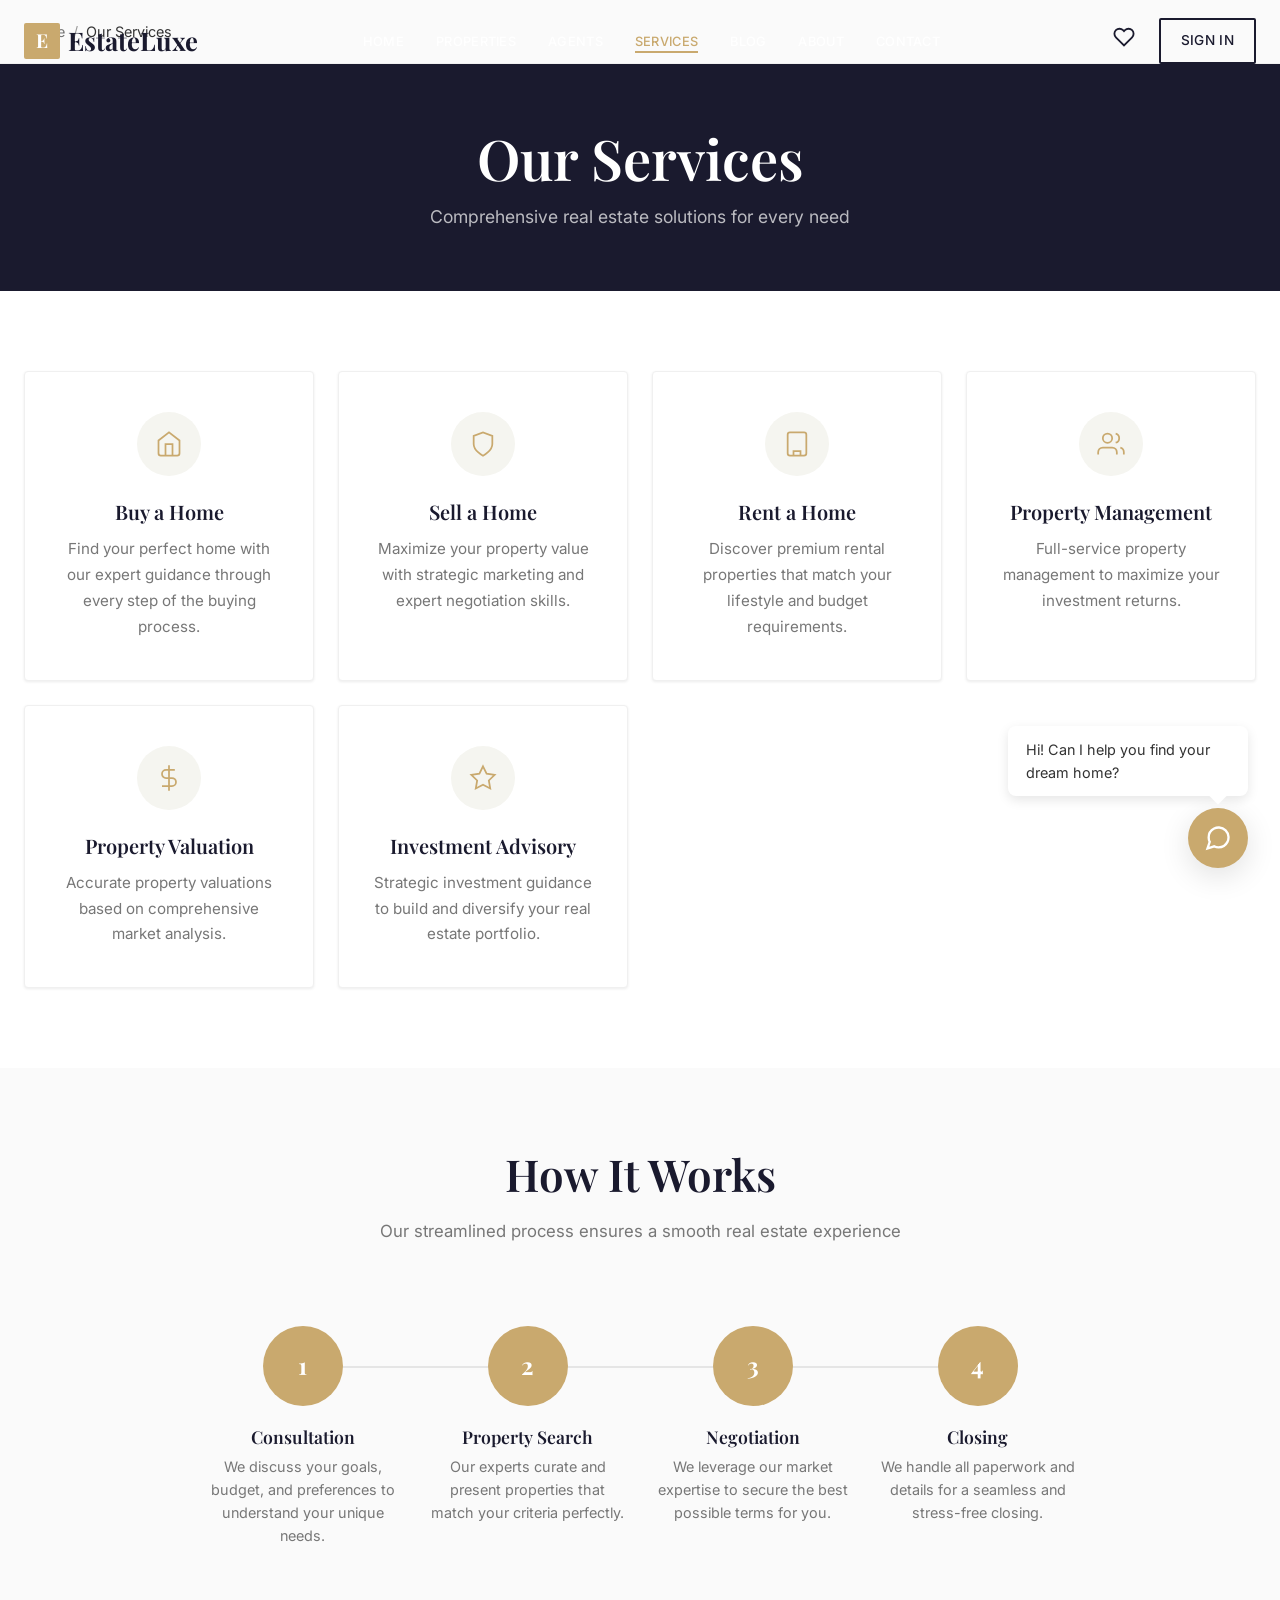
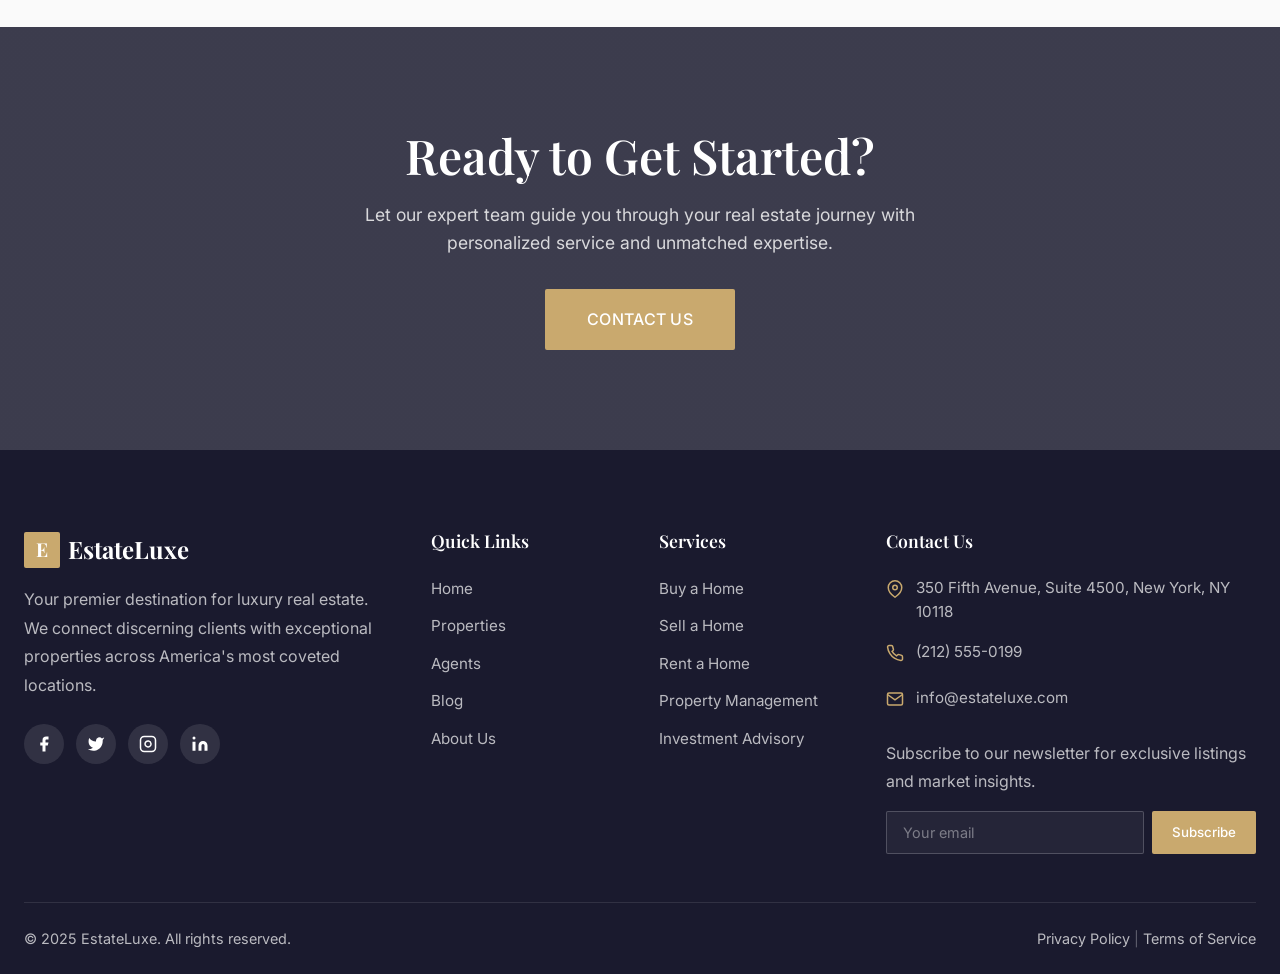
<file: services.html>
<!DOCTYPE html>
<html lang="en">
<head>
  <meta charset="UTF-8">
  <meta name="viewport" content="width=device-width, initial-scale=1.0">
  <title>Our Services | EstateLuxe</title>
  <meta name="description" content="Explore comprehensive real estate services from EstateLuxe. Buying, selling, renting, property management, valuation, and investment advisory.">

  <link rel="preconnect" href="https://fonts.googleapis.com">
  <link rel="preconnect" href="https://fonts.gstatic.com" crossorigin>
  <link href="https://fonts.googleapis.com/css2?family=Inter:wght@300;400;500;600;700&family=Playfair+Display:wght@400;500;600;700&display=swap" rel="stylesheet">

  <link rel="stylesheet" href="css/main.css">
  <link rel="stylesheet" href="css/components.css">
  <link rel="stylesheet" href="css/pages.css">
  <link rel="stylesheet" href="css/responsive.css">
</head>
<body>
  <!-- Navigation -->
  <nav class="navbar scrolled">
    <div class="container navbar-inner">
      <a href="index.html" class="nav-logo" style="color:var(--primary)">
        <span class="nav-logo-icon">E</span>
        EstateLuxe
      </a>
      <ul class="nav-menu">
        <li><a href="index.html" class="nav-link">Home</a></li>
        <li><a href="properties.html" class="nav-link">Properties</a></li>
        <li><a href="agents.html" class="nav-link">Agents</a></li>
        <li><a href="services.html" class="nav-link active">Services</a></li>
        <li><a href="blog.html" class="nav-link">Blog</a></li>
        <li><a href="about.html" class="nav-link">About</a></li>
        <li><a href="contact.html" class="nav-link">Contact</a></li>
      </ul>
      <div class="nav-actions">
        <a href="favorites.html" class="nav-favorites" style="color:var(--primary)" aria-label="Favorites">
          <svg width="22" height="22" viewBox="0 0 24 24" fill="none" stroke="currentColor" stroke-width="2"><path d="M20.84 4.61a5.5 5.5 0 00-7.78 0L12 5.67l-1.06-1.06a5.5 5.5 0 00-7.78 7.78l1.06 1.06L12 21.23l7.78-7.78 1.06-1.06a5.5 5.5 0 000-7.78z"/></svg>
          <span class="nav-favorites-count" style="display:none">0</span>
        </a>
        <a href="login.html" class="btn btn-outline btn-sm">Sign In</a>
      </div>
      <button class="nav-mobile-toggle" aria-label="Open menu">
        <span></span>
        <span></span>
        <span></span>
      </button>
    </div>
  </nav>

  <!-- Mobile Menu -->
  <div class="mobile-menu-overlay"></div>
  <div class="mobile-menu">
    <button class="mobile-menu-close" aria-label="Close menu">
      <svg width="24" height="24" viewBox="0 0 24 24" fill="none" stroke="currentColor" stroke-width="2"><line x1="18" y1="6" x2="6" y2="18"/><line x1="6" y1="6" x2="18" y2="18"/></svg>
    </button>
    <ul class="mobile-menu-list">
      <li><a href="index.html" class="mobile-menu-link">Home</a></li>
      <li><a href="properties.html" class="mobile-menu-link">Properties</a></li>
      <li><a href="agents.html" class="mobile-menu-link">Agents</a></li>
      <li><a href="services.html" class="mobile-menu-link">Services</a></li>
      <li><a href="blog.html" class="mobile-menu-link">Blog</a></li>
      <li><a href="about.html" class="mobile-menu-link">About</a></li>
      <li><a href="contact.html" class="mobile-menu-link">Contact</a></li>
    </ul>
    <div class="mobile-menu-actions">
      <a href="favorites.html" class="btn btn-outline btn-full">My Favorites</a>
      <a href="login.html" class="btn btn-primary btn-full">Sign In</a>
    </div>
  </div>

  <!-- Breadcrumb -->
  <div class="breadcrumb">
    <div class="container">
      <ul class="breadcrumb-list">
        <li><a href="index.html">Home</a></li>
        <li class="breadcrumb-separator">/</li>
        <li class="breadcrumb-current">Our Services</li>
      </ul>
    </div>
  </div>

  <!-- Page Header -->
  <div class="page-header">
    <div class="container">
      <h1>Our Services</h1>
      <p>Comprehensive real estate solutions for every need</p>
    </div>
  </div>

  <!-- Services Grid -->
  <section class="section services-hero">
    <div class="container">
      <div class="services-grid">
        <div class="service-card animate-on-scroll">
          <div class="service-card-icon">
            <svg width="28" height="28" viewBox="0 0 24 24" fill="none" stroke="currentColor" stroke-width="1.5"><path d="M3 9l9-7 9 7v11a2 2 0 01-2 2H5a2 2 0 01-2-2z"/><polyline points="9 22 9 12 15 12 15 22"/></svg>
          </div>
          <h3 class="service-card-title">Buy a Home</h3>
          <p class="service-card-desc">Find your perfect home with our expert guidance through every step of the buying process.</p>
        </div>
        <div class="service-card animate-on-scroll">
          <div class="service-card-icon">
            <svg width="28" height="28" viewBox="0 0 24 24" fill="none" stroke="currentColor" stroke-width="1.5"><path d="M12 22s8-4 8-10V5l-8-3-8 3v7c0 6 8 10 8 10z"/></svg>
          </div>
          <h3 class="service-card-title">Sell a Home</h3>
          <p class="service-card-desc">Maximize your property value with strategic marketing and expert negotiation skills.</p>
        </div>
        <div class="service-card animate-on-scroll">
          <div class="service-card-icon">
            <svg width="28" height="28" viewBox="0 0 24 24" fill="none" stroke="currentColor" stroke-width="1.5"><rect x="4" y="2" width="16" height="20" rx="2"/><path d="M9 22v-4h6v4"/></svg>
          </div>
          <h3 class="service-card-title">Rent a Home</h3>
          <p class="service-card-desc">Discover premium rental properties that match your lifestyle and budget requirements.</p>
        </div>
        <div class="service-card animate-on-scroll">
          <div class="service-card-icon">
            <svg width="28" height="28" viewBox="0 0 24 24" fill="none" stroke="currentColor" stroke-width="1.5"><path d="M17 21v-2a4 4 0 00-4-4H5a4 4 0 00-4 4v2"/><circle cx="9" cy="7" r="4"/><path d="M23 21v-2a4 4 0 00-3-3.87M16 3.13a4 4 0 010 7.75"/></svg>
          </div>
          <h3 class="service-card-title">Property Management</h3>
          <p class="service-card-desc">Full-service property management to maximize your investment returns.</p>
        </div>
        <div class="service-card animate-on-scroll">
          <div class="service-card-icon">
            <svg width="28" height="28" viewBox="0 0 24 24" fill="none" stroke="currentColor" stroke-width="1.5"><line x1="12" y1="1" x2="12" y2="23"/><path d="M17 5H9.5a3.5 3.5 0 000 7h5a3.5 3.5 0 010 7H6"/></svg>
          </div>
          <h3 class="service-card-title">Property Valuation</h3>
          <p class="service-card-desc">Accurate property valuations based on comprehensive market analysis.</p>
        </div>
        <div class="service-card animate-on-scroll">
          <div class="service-card-icon">
            <svg width="28" height="28" viewBox="0 0 24 24" fill="none" stroke="currentColor" stroke-width="1.5"><polygon points="12 2 15.09 8.26 22 9.27 17 14.14 18.18 21.02 12 17.77 5.82 21.02 7 14.14 2 9.27 8.91 8.26 12 2"/></svg>
          </div>
          <h3 class="service-card-title">Investment Advisory</h3>
          <p class="service-card-desc">Strategic investment guidance to build and diversify your real estate portfolio.</p>
        </div>
      </div>
    </div>
  </section>

  <!-- Process Section -->
  <section class="section process-section">
    <div class="container">
      <div class="section-header animate-on-scroll">
        <h2>How It Works</h2>
        <p>Our streamlined process ensures a smooth real estate experience</p>
      </div>
      <div class="process-steps">
        <div class="process-step animate-on-scroll">
          <div class="process-step-number">1</div>
          <h3 class="process-step-title">Consultation</h3>
          <p class="process-step-desc">We discuss your goals, budget, and preferences to understand your unique needs.</p>
        </div>
        <div class="process-step animate-on-scroll">
          <div class="process-step-number">2</div>
          <h3 class="process-step-title">Property Search</h3>
          <p class="process-step-desc">Our experts curate and present properties that match your criteria perfectly.</p>
        </div>
        <div class="process-step animate-on-scroll">
          <div class="process-step-number">3</div>
          <h3 class="process-step-title">Negotiation</h3>
          <p class="process-step-desc">We leverage our market expertise to secure the best possible terms for you.</p>
        </div>
        <div class="process-step animate-on-scroll">
          <div class="process-step-number">4</div>
          <h3 class="process-step-title">Closing</h3>
          <p class="process-step-desc">We handle all paperwork and details for a seamless and stress-free closing.</p>
        </div>
      </div>
    </div>
  </section>

  <!-- CTA Section -->
  <section class="cta-banner">
    <div class="container">
      <h2 class="animate-on-scroll">Ready to Get Started?</h2>
      <p class="animate-on-scroll">Let our expert team guide you through your real estate journey with personalized service and unmatched expertise.</p>
      <a href="contact.html" class="btn btn-primary btn-lg animate-on-scroll">Contact Us</a>
    </div>
  </section>

  <!-- Footer -->
  <footer class="footer">
    <div class="container">
      <div class="footer-grid">
        <div class="footer-about">
          <a href="index.html" class="footer-logo">
            <span class="nav-logo-icon">E</span>
            EstateLuxe
          </a>
          <p>Your premier destination for luxury real estate. We connect discerning clients with exceptional properties across America's most coveted locations.</p>
          <div class="footer-social">
            <a href="#" aria-label="Facebook"><svg width="18" height="18" viewBox="0 0 24 24" fill="currentColor"><path d="M18 2h-3a5 5 0 00-5 5v3H7v4h3v8h4v-8h3l1-4h-4V7a1 1 0 011-1h3z"/></svg></a>
            <a href="#" aria-label="Twitter"><svg width="18" height="18" viewBox="0 0 24 24" fill="currentColor"><path d="M23 3a10.9 10.9 0 01-3.14 1.53 4.48 4.48 0 00-7.86 3v1A10.66 10.66 0 013 4s-4 9 5 13a11.64 11.64 0 01-7 2c9 5 20 0 20-11.5a4.5 4.5 0 00-.08-.83A7.72 7.72 0 0023 3z"/></svg></a>
            <a href="#" aria-label="Instagram"><svg width="18" height="18" viewBox="0 0 24 24" fill="none" stroke="currentColor" stroke-width="2"><rect x="2" y="2" width="20" height="20" rx="5"/><path d="M16 11.37A4 4 0 1112.63 8 4 4 0 0116 11.37z"/><line x1="17.5" y1="6.5" x2="17.51" y2="6.5"/></svg></a>
            <a href="#" aria-label="LinkedIn"><svg width="18" height="18" viewBox="0 0 24 24" fill="currentColor"><path d="M16 8a6 6 0 016 6v7h-4v-7a2 2 0 00-2-2 2 2 0 00-2 2v7h-4v-7a6 6 0 016-6zM2 9h4v12H2z"/><circle cx="4" cy="4" r="2"/></svg></a>
          </div>
        </div>
        <div class="footer-links">
          <h4 class="footer-title">Quick Links</h4>
          <ul>
            <li><a href="index.html">Home</a></li>
            <li><a href="properties.html">Properties</a></li>
            <li><a href="agents.html">Agents</a></li>
            <li><a href="blog.html">Blog</a></li>
            <li><a href="about.html">About Us</a></li>
          </ul>
        </div>
        <div class="footer-links">
          <h4 class="footer-title">Services</h4>
          <ul>
            <li><a href="services.html">Buy a Home</a></li>
            <li><a href="services.html">Sell a Home</a></li>
            <li><a href="services.html">Rent a Home</a></li>
            <li><a href="services.html">Property Management</a></li>
            <li><a href="services.html">Investment Advisory</a></li>
          </ul>
        </div>
        <div class="footer-contact">
          <h4 class="footer-title">Contact Us</h4>
          <ul>
            <li>
              <span class="footer-contact-icon"><svg width="18" height="18" viewBox="0 0 24 24" fill="none" stroke="currentColor" stroke-width="2"><path d="M21 10c0 7-9 13-9 13s-9-6-9-13a9 9 0 0118 0z"/><circle cx="12" cy="10" r="3"/></svg></span>
              350 Fifth Avenue, Suite 4500, New York, NY 10118
            </li>
            <li>
              <span class="footer-contact-icon"><svg width="18" height="18" viewBox="0 0 24 24" fill="none" stroke="currentColor" stroke-width="2"><path d="M22 16.92v3a2 2 0 01-2.18 2 19.79 19.79 0 01-8.63-3.07 19.5 19.5 0 01-6-6 19.79 19.79 0 01-3.07-8.67A2 2 0 014.11 2h3a2 2 0 012 1.72c.127.96.361 1.903.7 2.81a2 2 0 01-.45 2.11L8.09 9.91a16 16 0 006 6l1.27-1.27a2 2 0 012.11-.45c.907.339 1.85.573 2.81.7A2 2 0 0122 16.92z"/></svg></span>
              (212) 555-0199
            </li>
            <li>
              <span class="footer-contact-icon"><svg width="18" height="18" viewBox="0 0 24 24" fill="none" stroke="currentColor" stroke-width="2"><path d="M4 4h16c1.1 0 2 .9 2 2v12c0 1.1-.9 2-2 2H4c-1.1 0-2-.9-2-2V6c0-1.1.9-2 2-2z"/><polyline points="22,6 12,13 2,6"/></svg></span>
              info@estateluxe.com
            </li>
          </ul>
          <div class="footer-newsletter" style="margin-top:24px">
            <p>Subscribe to our newsletter for exclusive listings and market insights.</p>
            <form class="footer-newsletter-form" onsubmit="event.preventDefault(); showToast('Thank you for subscribing!', 'success');">
              <input type="email" placeholder="Your email" required>
              <button type="submit">Subscribe</button>
            </form>
          </div>
        </div>
      </div>
      <div class="footer-bottom">
        <p>&copy; 2025 EstateLuxe. All rights reserved.</p>
        <p><a href="#">Privacy Policy</a> <span style="color:rgba(255,255,255,0.3)">|</span> <a href="#">Terms of Service</a></p>
      </div>
    </div>
  </footer>

  <!-- Back to Top -->
  <button class="back-to-top" aria-label="Back to top">
    <svg width="20" height="20" viewBox="0 0 24 24" fill="none" stroke="currentColor" stroke-width="2"><polyline points="18 15 12 9 6 15"/></svg>
  </button>

  <!-- Scripts -->
  <script src="js/data.js"></script>
  <script src="js/main.js"></script>
</body>
</html>
</file>
<file: css/main.css>
/* ========================================
   REAL ESTATE WEBSITE - MAIN CSS
   Design System & Base Styles
   ======================================== */

/* ---- Google Fonts ---- */
@import url('https://fonts.googleapis.com/css2?family=Inter:wght@300;400;500;600;700&family=Playfair+Display:wght@400;500;600;700&display=swap');

/* ---- CSS Variables ---- */
:root {
  /* Colors */
  --primary: #1a1a2e;
  --primary-light: #252542;
  --secondary: #c9a96e;
  --secondary-dark: #b8985e;
  --secondary-light: #d4b87e;
  --accent: #f5f5f0;
  --text: #333333;
  --text-light: #777777;
  --text-lighter: #999999;
  --white: #ffffff;
  --off-white: #fafafa;
  --border: #e5e5e5;
  --border-light: #f0f0f0;
  --success: #2d6a4f;
  --error: #c0392b;
  --warning: #e67e22;
  
  /* Typography */
  --font-heading: 'Playfair Display', Georgia, serif;
  --font-body: 'Inter', -apple-system, BlinkMacSystemFont, sans-serif;
  
  /* Spacing */
  --container-max: 1280px;
  --container-padding: 24px;
  --section-padding: 80px;
  --section-padding-mobile: 48px;
  --grid-gap: 24px;
  
  /* Border Radius */
  --radius-sm: 2px;
  --radius-md: 4px;
  --radius-lg: 8px;
  
  /* Shadows */
  --shadow-sm: 0 1px 3px rgba(0,0,0,0.08);
  --shadow-md: 0 4px 12px rgba(0,0,0,0.1);
  --shadow-lg: 0 8px 30px rgba(0,0,0,0.12);
  --shadow-xl: 0 20px 50px rgba(0,0,0,0.15);
  
  /* Transitions */
  --transition-fast: 0.15s ease;
  --transition-default: 0.3s ease;
  --transition-slow: 0.5s ease;
  
  /* Z-index layers */
  --z-dropdown: 100;
  --z-sticky: 200;
  --z-overlay: 300;
  --z-modal: 400;
  --z-toast: 500;
}

/* ---- CSS Reset ---- */
*, *::before, *::after {
  box-sizing: border-box;
  margin: 0;
  padding: 0;
}

html {
  scroll-behavior: smooth;
  -webkit-font-smoothing: antialiased;
  -moz-osx-font-smoothing: grayscale;
}

body {
  font-family: var(--font-body);
  font-size: 16px;
  line-height: 1.6;
  color: var(--text);
  background-color: var(--white);
  overflow-x: hidden;
}

img {
  max-width: 100%;
  height: auto;
  display: block;
}

a {
  text-decoration: none;
  color: inherit;
  transition: color var(--transition-default);
}

ul, ol {
  list-style: none;
}

button {
  font-family: inherit;
  cursor: pointer;
  border: none;
  background: none;
}

input, textarea, select {
  font-family: inherit;
  font-size: inherit;
}

/* ---- Container ---- */
.container {
  max-width: var(--container-max);
  margin: 0 auto;
  padding: 0 var(--container-padding);
  width: 100%;
}

.container-narrow {
  max-width: 960px;
  margin: 0 auto;
  padding: 0 var(--container-padding);
}

/* ---- Typography ---- */
h1, h2, h3, h4, h5, h6 {
  font-family: var(--font-heading);
  font-weight: 600;
  line-height: 1.2;
  color: var(--primary);
}

h1 { font-size: clamp(2rem, 5vw, 3.5rem); }
h2 { font-size: clamp(1.75rem, 4vw, 2.75rem); }
h3 { font-size: clamp(1.25rem, 3vw, 1.75rem); }
h4 { font-size: clamp(1.1rem, 2vw, 1.35rem); }
h5 { font-size: 1.1rem; }
h6 { font-size: 1rem; }

.text-center { text-align: center; }
.text-left { text-align: left; }
.text-right { text-align: right; }

.text-primary { color: var(--primary); }
.text-secondary { color: var(--secondary); }
.text-light { color: var(--text-light); }
.text-white { color: var(--white); }

.font-heading { font-family: var(--font-heading); }
.font-body { font-family: var(--font-body); }

/* ---- Spacing Utilities ---- */
.section {
  padding: var(--section-padding) 0;
}

.section-sm {
  padding: calc(var(--section-padding) / 2) 0;
}

.section-lg {
  padding: calc(var(--section-padding) * 1.25) 0;
}

.mt-1 { margin-top: 4px; }
.mt-2 { margin-top: 8px; }
.mt-3 { margin-top: 16px; }
.mt-4 { margin-top: 24px; }
.mt-5 { margin-top: 48px; }

.mb-1 { margin-bottom: 4px; }
.mb-2 { margin-bottom: 8px; }
.mb-3 { margin-bottom: 16px; }
.mb-4 { margin-bottom: 24px; }
.mb-5 { margin-bottom: 48px; }

/* ---- Buttons ---- */
.btn {
  display: inline-flex;
  align-items: center;
  justify-content: center;
  gap: 8px;
  padding: 14px 32px;
  font-family: var(--font-body);
  font-size: 0.95rem;
  font-weight: 500;
  letter-spacing: 0.3px;
  border-radius: var(--radius-sm);
  transition: all var(--transition-default);
  cursor: pointer;
  text-transform: uppercase;
  white-space: nowrap;
}

.btn-primary {
  background-color: var(--secondary);
  color: var(--white);
  border: 2px solid var(--secondary);
}

.btn-primary:hover {
  background-color: var(--secondary-dark);
  border-color: var(--secondary-dark);
  transform: translateY(-1px);
  box-shadow: var(--shadow-md);
}

.btn-secondary {
  background-color: transparent;
  color: var(--white);
  border: 2px solid var(--white);
}

.btn-secondary:hover {
  background-color: var(--white);
  color: var(--primary);
}

.btn-outline {
  background-color: transparent;
  color: var(--primary);
  border: 2px solid var(--primary);
}

.btn-outline:hover {
  background-color: var(--primary);
  color: var(--white);
}

.btn-dark {
  background-color: var(--primary);
  color: var(--white);
  border: 2px solid var(--primary);
}

.btn-dark:hover {
  background-color: var(--primary-light);
  border-color: var(--primary-light);
}

.btn-sm {
  padding: 10px 20px;
  font-size: 0.85rem;
}

.btn-lg {
  padding: 16px 40px;
  font-size: 1rem;
}

.btn-full {
  width: 100%;
}

.btn:disabled {
  opacity: 0.6;
  cursor: not-allowed;
  transform: none !important;
}

/* ---- Forms ---- */
.form-group {
  margin-bottom: 20px;
}

.form-label {
  display: block;
  margin-bottom: 8px;
  font-size: 0.9rem;
  font-weight: 500;
  color: var(--text);
}

.form-input,
.form-select,
.form-textarea {
  width: 100%;
  padding: 12px 16px;
  border: 1px solid var(--border);
  border-radius: var(--radius-md);
  font-size: 0.95rem;
  color: var(--text);
  background-color: var(--white);
  transition: border-color var(--transition-fast), box-shadow var(--transition-fast);
}

.form-input:focus,
.form-select:focus,
.form-textarea:focus {
  outline: none;
  border-color: var(--secondary);
  box-shadow: 0 0 0 3px rgba(201, 169, 110, 0.15);
}

.form-input::placeholder,
.form-textarea::placeholder {
  color: var(--text-lighter);
}

.form-textarea {
  min-height: 120px;
  resize: vertical;
}

.form-select {
  appearance: none;
  background-image: url("data:image/svg+xml,%3Csvg xmlns='http://www.w3.org/2000/svg' width='12' height='12' viewBox='0 0 12 12'%3E%3Cpath fill='%23333' d='M6 8L1 3h10z'/%3E%3C/svg%3E");
  background-repeat: no-repeat;
  background-position: right 14px center;
  padding-right: 36px;
}

.form-input.error,
.form-select.error,
.form-textarea.error {
  border-color: var(--error);
}

.form-input.error:focus,
.form-select.error:focus,
.form-textarea.error:focus {
  box-shadow: 0 0 0 3px rgba(192, 57, 43, 0.15);
}

.form-error {
  display: none;
  margin-top: 6px;
  font-size: 0.85rem;
  color: var(--error);
}

.form-input.error + .form-error,
.form-select.error + .form-error,
.form-textarea.error + .form-error {
  display: block;
}

/* ---- Grid System ---- */
.grid {
  display: grid;
  gap: var(--grid-gap);
}

.grid-2 { grid-template-columns: repeat(2, 1fr); }
.grid-3 { grid-template-columns: repeat(3, 1fr); }
.grid-4 { grid-template-columns: repeat(4, 1fr); }

/* ---- Flexbox Utilities ---- */
.flex { display: flex; }
.flex-col { flex-direction: column; }
.items-center { align-items: center; }
.justify-between { justify-content: space-between; }
.justify-center { justify-content: center; }
.gap-1 { gap: 8px; }
.gap-2 { gap: 16px; }
.gap-3 { gap: 24px; }

/* ---- Visibility & Display ---- */
.hidden { display: none !important; }
.sr-only {
  position: absolute;
  width: 1px;
  height: 1px;
  padding: 0;
  margin: -1px;
  overflow: hidden;
  clip: rect(0, 0, 0, 0);
  white-space: nowrap;
  border: 0;
}

/* ---- Section Header ---- */
.section-header {
  text-align: center;
  max-width: 640px;
  margin: 0 auto var(--section-padding);
}

.section-header h2 {
  margin-bottom: 16px;
}

.section-header p {
  color: var(--text-light);
  font-size: 1.05rem;
  line-height: 1.7;
}

.section-header-left {
  text-align: left;
  margin: 0 0 var(--section-padding);
}

/* ---- Breadcrumb ---- */
.breadcrumb {
  padding: 20px 0;
  background-color: var(--off-white);
  border-bottom: 1px solid var(--border-light);
}

.breadcrumb-list {
  display: flex;
  align-items: center;
  gap: 8px;
  font-size: 0.9rem;
  color: var(--text-light);
}

.breadcrumb-list a:hover {
  color: var(--secondary);
}

.breadcrumb-separator {
  color: var(--text-lighter);
}

.breadcrumb-current {
  color: var(--text);
}

/* ---- Page Header ---- */
.page-header {
  background-color: var(--primary);
  color: var(--white);
  padding: 60px 0;
  text-align: center;
}

.page-header h1 {
  color: var(--white);
  margin-bottom: 12px;
}

.page-header p {
  color: rgba(255,255,255,0.7);
  font-size: 1.1rem;
}

/* ---- Card Base ---- */
.card {
  background-color: var(--white);
  border-radius: var(--radius-md);
  overflow: hidden;
  box-shadow: var(--shadow-sm);
  transition: box-shadow var(--transition-default), transform var(--transition-default);
}

.card:hover {
  box-shadow: var(--shadow-md);
}

/* ---- Loading Skeleton ---- */
.skeleton {
  background: linear-gradient(90deg, var(--border-light) 25%, var(--border) 50%, var(--border-light) 75%);
  background-size: 200% 100%;
  animation: skeleton-loading 1.5s infinite;
  border-radius: var(--radius-md);
}

@keyframes skeleton-loading {
  0% { background-position: 200% 0; }
  100% { background-position: -200% 0; }
}

/* ---- Toast Notifications ---- */
.toast-container {
  position: fixed;
  top: 24px;
  right: 24px;
  z-index: var(--z-toast);
  display: flex;
  flex-direction: column;
  gap: 12px;
}

.toast {
  padding: 16px 24px;
  border-radius: var(--radius-md);
  background-color: var(--white);
  box-shadow: var(--shadow-lg);
  display: flex;
  align-items: center;
  gap: 12px;
  min-width: 300px;
  max-width: 400px;
  animation: toast-in 0.3s ease;
}

.toast.toast-out {
  animation: toast-out 0.3s ease forwards;
}

.toast-success {
  border-left: 4px solid var(--success);
}

.toast-error {
  border-left: 4px solid var(--error);
}

.toast-warning {
  border-left: 4px solid var(--warning);
}

@keyframes toast-in {
  from {
    opacity: 0;
    transform: translateX(100%);
  }
  to {
    opacity: 1;
    transform: translateX(0);
  }
}

@keyframes toast-out {
  from {
    opacity: 1;
    transform: translateX(0);
  }
  to {
    opacity: 0;
    transform: translateX(100%);
  }
}

/* ---- Back to Top ---- */
.back-to-top {
  position: fixed;
  bottom: 32px;
  right: 100px;
  width: 48px;
  height: 48px;
  border-radius: 50%;
  background-color: var(--secondary);
  color: var(--white);
  display: flex;
  align-items: center;
  justify-content: center;
  box-shadow: var(--shadow-md);
  opacity: 0;
  visibility: hidden;
  transform: translateY(10px);
  transition: all var(--transition-default);
  z-index: var(--z-sticky);
}

.back-to-top.visible {
  opacity: 1;
  visibility: visible;
  transform: translateY(0);
}

.back-to-top:hover {
  background-color: var(--secondary-dark);
  transform: translateY(-2px);
}

/* ---- Scroll Animations ---- */
.animate-on-scroll {
  opacity: 0;
  transform: translateY(30px);
  transition: opacity 0.6s ease, transform 0.6s ease;
}

.animate-on-scroll.animated {
  opacity: 1;
  transform: translateY(0);
}

/* ---- Leaflet Map Customization ---- */
.leaflet-container {
  font-family: var(--font-body);
}
</file>
<file: css/components.css>
/* ========================================
   COMPONENTS CSS
   Navigation, Footer, Property Cards, etc.
   ======================================== */

/* ---- Navigation ---- */
.navbar {
  position: fixed;
  top: 0;
  left: 0;
  right: 0;
  z-index: var(--z-sticky);
  background-color: transparent;
  transition: background-color var(--transition-default), box-shadow var(--transition-default);
  padding: 16px 0;
}

.navbar.scrolled {
  background-color: var(--white);
  box-shadow: var(--shadow-sm);
}

.navbar.scrolled .nav-link {
  color: var(--primary);
}

.navbar.scrolled .nav-logo {
  color: var(--primary);
}

.navbar.scrolled .nav-actions .btn {
  border-color: var(--primary);
  color: var(--primary);
}

.navbar-inner {
  display: flex;
  align-items: center;
  justify-content: space-between;
}

.nav-logo {
  font-family: var(--font-heading);
  font-size: 1.6rem;
  font-weight: 700;
  color: var(--white);
  display: flex;
  align-items: center;
  gap: 8px;
  transition: color var(--transition-default);
}

.nav-logo-icon {
  width: 36px;
  height: 36px;
  background-color: var(--secondary);
  border-radius: var(--radius-sm);
  display: flex;
  align-items: center;
  justify-content: center;
  color: var(--white);
  font-size: 1.2rem;
}

.nav-menu {
  display: flex;
  align-items: center;
  gap: 32px;
}

.nav-link {
  color: var(--white);
  font-size: 0.9rem;
  font-weight: 500;
  letter-spacing: 0.3px;
  position: relative;
  padding: 4px 0;
  text-transform: uppercase;
  font-size: 0.8rem;
}

.nav-link::after {
  content: '';
  position: absolute;
  bottom: 0;
  left: 0;
  width: 0;
  height: 2px;
  background-color: var(--secondary);
  transition: width var(--transition-default);
}

.nav-link:hover::after,
.nav-link.active::after {
  width: 100%;
}

.nav-link:hover,
.nav-link.active {
  color: var(--secondary);
}

.nav-actions {
  display: flex;
  align-items: center;
  gap: 16px;
}

.nav-favorites {
  position: relative;
  color: var(--white);
  font-size: 1.3rem;
  padding: 8px;
  transition: color var(--transition-default);
}

.navbar.scrolled .nav-favorites {
  color: var(--primary);
}

.nav-favorites:hover {
  color: var(--secondary);
}

.nav-favorites-count {
  position: absolute;
  top: 2px;
  right: 2px;
  width: 18px;
  height: 18px;
  background-color: var(--secondary);
  color: var(--white);
  font-size: 0.7rem;
  font-weight: 600;
  border-radius: 50%;
  display: flex;
  align-items: center;
  justify-content: center;
}

.nav-mobile-toggle {
  display: none;
  flex-direction: column;
  gap: 5px;
  padding: 8px;
  background: none;
  border: none;
  cursor: pointer;
}

.nav-mobile-toggle span {
  display: block;
  width: 24px;
  height: 2px;
  background-color: var(--white);
  transition: all var(--transition-default);
}

.navbar.scrolled .nav-mobile-toggle span {
  background-color: var(--primary);
}

/* Mobile Menu */
.mobile-menu {
  position: fixed;
  top: 0;
  right: -100%;
  width: 320px;
  max-width: 85vw;
  height: 100vh;
  background-color: var(--white);
  z-index: var(--z-modal);
  padding: 80px 32px 32px;
  transition: right var(--transition-default);
  box-shadow: var(--shadow-xl);
  overflow-y: auto;
}

.mobile-menu.open {
  right: 0;
}

.mobile-menu-overlay {
  position: fixed;
  inset: 0;
  background-color: rgba(0,0,0,0.5);
  z-index: var(--z-overlay);
  opacity: 0;
  visibility: hidden;
  transition: all var(--transition-default);
}

.mobile-menu-overlay.open {
  opacity: 1;
  visibility: visible;
}

.mobile-menu-close {
  position: absolute;
  top: 24px;
  right: 24px;
  font-size: 1.5rem;
  color: var(--primary);
  background: none;
  border: none;
  cursor: pointer;
}

.mobile-menu-list {
  display: flex;
  flex-direction: column;
  gap: 4px;
}

.mobile-menu-link {
  padding: 14px 0;
  font-size: 1.1rem;
  font-weight: 500;
  color: var(--primary);
  border-bottom: 1px solid var(--border-light);
  display: flex;
  align-items: center;
  justify-content: space-between;
}

.mobile-menu-link:hover {
  color: var(--secondary);
}

.mobile-menu-actions {
  margin-top: 32px;
  display: flex;
  flex-direction: column;
  gap: 12px;
}

/* ---- Footer ---- */
.footer {
  background-color: var(--primary);
  color: rgba(255,255,255,0.7);
  padding: 80px 0 0;
}

.footer-grid {
  display: grid;
  grid-template-columns: 2fr 1fr 1fr 1.5fr;
  gap: 48px;
  margin-bottom: 48px;
}

.footer-logo {
  font-family: var(--font-heading);
  font-size: 1.5rem;
  font-weight: 700;
  color: var(--white);
  margin-bottom: 16px;
  display: flex;
  align-items: center;
  gap: 8px;
}

.footer-about p {
  line-height: 1.8;
  margin-bottom: 24px;
}

.footer-social {
  display: flex;
  gap: 12px;
}

.footer-social a {
  width: 40px;
  height: 40px;
  border-radius: 50%;
  background-color: rgba(255,255,255,0.1);
  display: flex;
  align-items: center;
  justify-content: center;
  color: var(--white);
  transition: all var(--transition-default);
}

.footer-social a:hover {
  background-color: var(--secondary);
  transform: translateY(-2px);
}

.footer-title {
  color: var(--white);
  font-family: var(--font-heading);
  font-size: 1.1rem;
  font-weight: 600;
  margin-bottom: 24px;
}

.footer-links li {
  margin-bottom: 12px;
}

.footer-links a {
  transition: color var(--transition-default);
  font-size: 0.95rem;
}

.footer-links a:hover {
  color: var(--secondary);
}

.footer-contact li {
  display: flex;
  align-items: flex-start;
  gap: 12px;
  margin-bottom: 16px;
  font-size: 0.95rem;
}

.footer-contact-icon {
  color: var(--secondary);
  font-size: 1.1rem;
  margin-top: 2px;
  flex-shrink: 0;
}

.footer-newsletter p {
  margin-bottom: 16px;
  line-height: 1.7;
}

.footer-newsletter-form {
  display: flex;
  gap: 8px;
}

.footer-newsletter-form input {
  flex: 1;
  padding: 12px 16px;
  border: 1px solid rgba(255,255,255,0.2);
  border-radius: var(--radius-sm);
  background-color: rgba(255,255,255,0.05);
  color: var(--white);
  font-size: 0.9rem;
}

.footer-newsletter-form input::placeholder {
  color: rgba(255,255,255,0.4);
}

.footer-newsletter-form input:focus {
  outline: none;
  border-color: var(--secondary);
}

.footer-newsletter-form button {
  padding: 12px 20px;
  background-color: var(--secondary);
  color: var(--white);
  border: none;
  border-radius: var(--radius-sm);
  font-weight: 500;
  cursor: pointer;
  transition: background-color var(--transition-default);
}

.footer-newsletter-form button:hover {
  background-color: var(--secondary-dark);
}

.footer-bottom {
  border-top: 1px solid rgba(255,255,255,0.1);
  padding: 24px 0;
  display: flex;
  justify-content: space-between;
  align-items: center;
  font-size: 0.9rem;
}

/* ---- Property Card ---- */
.property-card {
  background-color: var(--white);
  border-radius: var(--radius-md);
  overflow: hidden;
  box-shadow: var(--shadow-sm);
  transition: transform var(--transition-default), box-shadow var(--transition-default);
  position: relative;
}

.property-card:hover {
  transform: translateY(-4px);
  box-shadow: var(--shadow-lg);
}

.property-card-image {
  position: relative;
  aspect-ratio: 4/3;
  overflow: hidden;
}

.property-card-image img {
  width: 100%;
  height: 100%;
  object-fit: cover;
  transition: transform 0.5s ease;
}

.property-card:hover .property-card-image img {
  transform: scale(1.05);
}

.property-card-badge {
  position: absolute;
  top: 16px;
  left: 16px;
  padding: 6px 14px;
  border-radius: var(--radius-sm);
  font-size: 0.75rem;
  font-weight: 600;
  text-transform: uppercase;
  letter-spacing: 0.5px;
}

.property-card-badge.sale {
  background-color: var(--success);
  color: var(--white);
}

.property-card-badge.rent {
  background-color: var(--secondary);
  color: var(--white);
}

.property-card-badge.featured {
  background-color: var(--primary);
  color: var(--white);
}

.property-card-favorite {
  position: absolute;
  top: 16px;
  right: 16px;
  width: 40px;
  height: 40px;
  border-radius: 50%;
  background-color: var(--white);
  display: flex;
  align-items: center;
  justify-content: center;
  cursor: pointer;
  transition: all var(--transition-default);
  box-shadow: var(--shadow-sm);
  border: none;
}

.property-card-favorite:hover {
  background-color: var(--error);
  color: var(--white);
}

.property-card-favorite.active {
  background-color: var(--error);
  color: var(--white);
}

.property-card-favorite svg {
  width: 18px;
  height: 18px;
  fill: none;
  stroke: currentColor;
  stroke-width: 2;
}

.property-card-favorite.active svg,
.property-card-favorite:hover svg {
  fill: currentColor;
}

.property-card-content {
  padding: 20px;
}

.property-card-price {
  font-family: var(--font-heading);
  font-size: 1.4rem;
  font-weight: 700;
  color: var(--secondary);
  margin-bottom: 8px;
}

.property-card-title {
  font-family: var(--font-body);
  font-size: 1.05rem;
  font-weight: 600;
  color: var(--primary);
  margin-bottom: 8px;
  line-height: 1.4;
}

.property-card-title:hover {
  color: var(--secondary);
}

.property-card-location {
  display: flex;
  align-items: center;
  gap: 6px;
  color: var(--text-light);
  font-size: 0.9rem;
  margin-bottom: 16px;
}

.property-card-specs {
  display: flex;
  align-items: center;
  gap: 16px;
  padding-top: 16px;
  border-top: 1px solid var(--border-light);
}

.property-card-spec {
  display: flex;
  align-items: center;
  gap: 6px;
  font-size: 0.9rem;
  color: var(--text-light);
}

.property-card-spec svg {
  width: 18px;
  height: 18px;
  color: var(--secondary);
}

/* Property Card - List View Variant */
.property-card.list-view {
  display: grid;
  grid-template-columns: 320px 1fr;
}

.property-card.list-view .property-card-image {
  aspect-ratio: auto;
  height: 100%;
}

.property-card.list-view .property-card-content {
  display: flex;
  flex-direction: column;
  justify-content: center;
}

/* ---- Agent Card ---- */
.agent-card {
  background-color: var(--white);
  border-radius: var(--radius-md);
  overflow: hidden;
  box-shadow: var(--shadow-sm);
  text-align: center;
  transition: transform var(--transition-default), box-shadow var(--transition-default);
}

.agent-card:hover {
  transform: translateY(-4px);
  box-shadow: var(--shadow-md);
}

.agent-card-image {
  aspect-ratio: 1;
  overflow: hidden;
}

.agent-card-image img {
  width: 100%;
  height: 100%;
  object-fit: cover;
  transition: transform 0.5s ease;
}

.agent-card:hover .agent-card-image img {
  transform: scale(1.05);
}

.agent-card-content {
  padding: 24px;
}

.agent-card-name {
  font-family: var(--font-heading);
  font-size: 1.25rem;
  font-weight: 600;
  color: var(--primary);
  margin-bottom: 4px;
}

.agent-card-title {
  color: var(--secondary);
  font-size: 0.9rem;
  font-weight: 500;
  margin-bottom: 16px;
}

.agent-card-contact {
  display: flex;
  flex-direction: column;
  gap: 8px;
  margin-bottom: 16px;
  font-size: 0.9rem;
  color: var(--text-light);
}

.agent-card-social {
  display: flex;
  justify-content: center;
  gap: 12px;
}

.agent-card-social a {
  width: 36px;
  height: 36px;
  border-radius: 50%;
  background-color: var(--off-white);
  display: flex;
  align-items: center;
  justify-content: center;
  color: var(--text-light);
  transition: all var(--transition-default);
}

.agent-card-social a:hover {
  background-color: var(--secondary);
  color: var(--white);
}

/* ---- Neighborhood Card ---- */
.neighborhood-card {
  position: relative;
  border-radius: var(--radius-md);
  overflow: hidden;
  aspect-ratio: 3/4;
}

.neighborhood-card img {
  width: 100%;
  height: 100%;
  object-fit: cover;
  transition: transform 0.5s ease;
}

.neighborhood-card:hover img {
  transform: scale(1.05);
}

.neighborhood-card-overlay {
  position: absolute;
  inset: 0;
  background: linear-gradient(to top, rgba(26,26,46,0.9) 0%, rgba(26,26,46,0.3) 50%, transparent 100%);
  display: flex;
  flex-direction: column;
  justify-content: flex-end;
  padding: 24px;
}

.neighborhood-card-name {
  font-family: var(--font-heading);
  font-size: 1.5rem;
  font-weight: 600;
  color: var(--white);
  margin-bottom: 4px;
}

.neighborhood-card-info {
  color: rgba(255,255,255,0.8);
  font-size: 0.9rem;
}

/* ---- Blog Card ---- */
.blog-card {
  background-color: var(--white);
  border-radius: var(--radius-md);
  overflow: hidden;
  box-shadow: var(--shadow-sm);
  transition: transform var(--transition-default), box-shadow var(--transition-default);
}

.blog-card:hover {
  transform: translateY(-4px);
  box-shadow: var(--shadow-md);
}

.blog-card-image {
  aspect-ratio: 16/10;
  overflow: hidden;
}

.blog-card-image img {
  width: 100%;
  height: 100%;
  object-fit: cover;
  transition: transform 0.5s ease;
}

.blog-card:hover .blog-card-image img {
  transform: scale(1.05);
}

.blog-card-content {
  padding: 24px;
}

.blog-card-meta {
  display: flex;
  align-items: center;
  gap: 16px;
  margin-bottom: 12px;
  font-size: 0.85rem;
  color: var(--text-light);
}

.blog-card-category {
  color: var(--secondary);
  font-weight: 500;
}

.blog-card-title {
  font-family: var(--font-heading);
  font-size: 1.15rem;
  font-weight: 600;
  color: var(--primary);
  margin-bottom: 12px;
  line-height: 1.4;
}

.blog-card-title:hover {
  color: var(--secondary);
}

.blog-card-excerpt {
  color: var(--text-light);
  font-size: 0.95rem;
  line-height: 1.6;
  margin-bottom: 16px;
}

.blog-card-read-more {
  font-size: 0.9rem;
  font-weight: 500;
  color: var(--secondary);
  display: inline-flex;
  align-items: center;
  gap: 6px;
}

.blog-card-read-more:hover {
  gap: 10px;
}

/* ---- Service Card ---- */
.service-card {
  background-color: var(--white);
  border-radius: var(--radius-md);
  padding: 40px 32px;
  text-align: center;
  box-shadow: var(--shadow-sm);
  transition: transform var(--transition-default), box-shadow var(--transition-default);
  border: 1px solid var(--border-light);
}

.service-card:hover {
  transform: translateY(-4px);
  box-shadow: var(--shadow-md);
  border-color: var(--secondary);
}

.service-card-icon {
  width: 64px;
  height: 64px;
  border-radius: 50%;
  background-color: var(--accent);
  display: flex;
  align-items: center;
  justify-content: center;
  margin: 0 auto 24px;
  color: var(--secondary);
  font-size: 1.5rem;
}

.service-card-title {
  font-family: var(--font-heading);
  font-size: 1.25rem;
  font-weight: 600;
  color: var(--primary);
  margin-bottom: 12px;
}

.service-card-desc {
  color: var(--text-light);
  font-size: 0.95rem;
  line-height: 1.7;
}

/* ---- Testimonial Card ---- */
.testimonial-card {
  background-color: var(--white);
  border-radius: var(--radius-md);
  padding: 32px;
  box-shadow: var(--shadow-sm);
}

.testimonial-stars {
  display: flex;
  gap: 4px;
  margin-bottom: 16px;
  color: var(--secondary);
}

.testimonial-text {
  font-size: 1.05rem;
  line-height: 1.8;
  color: var(--text);
  margin-bottom: 24px;
  font-style: italic;
}

.testimonial-author {
  display: flex;
  align-items: center;
  gap: 16px;
}

.testimonial-author-img {
  width: 56px;
  height: 56px;
  border-radius: 50%;
  object-fit: cover;
}

.testimonial-author-name {
  font-weight: 600;
  color: var(--primary);
}

.testimonial-author-role {
  font-size: 0.9rem;
  color: var(--text-light);
}

/* ---- Info Card ---- */
.info-card {
  background-color: var(--white);
  border-radius: var(--radius-md);
  padding: 32px;
  text-align: center;
  box-shadow: var(--shadow-sm);
  border: 1px solid var(--border-light);
  transition: transform var(--transition-default), box-shadow var(--transition-default);
}

.info-card:hover {
  transform: translateY(-4px);
  box-shadow: var(--shadow-md);
}

.info-card-icon {
  width: 60px;
  height: 60px;
  border-radius: 50%;
  background-color: var(--accent);
  display: flex;
  align-items: center;
  justify-content: center;
  margin: 0 auto 20px;
  color: var(--secondary);
  font-size: 1.4rem;
}

.info-card-title {
  font-family: var(--font-heading);
  font-size: 1.15rem;
  font-weight: 600;
  color: var(--primary);
  margin-bottom: 8px;
}

.info-card-text {
  color: var(--text-light);
  font-size: 0.95rem;
  line-height: 1.6;
}

/* ---- Pagination ---- */
.pagination {
  display: flex;
  align-items: center;
  justify-content: center;
  gap: 8px;
  margin-top: 48px;
}

.pagination-btn {
  min-width: 44px;
  height: 44px;
  padding: 0 12px;
  border-radius: var(--radius-sm);
  background-color: var(--white);
  border: 1px solid var(--border);
  color: var(--text);
  font-size: 0.95rem;
  font-weight: 500;
  display: flex;
  align-items: center;
  justify-content: center;
  transition: all var(--transition-default);
  cursor: pointer;
}

.pagination-btn:hover:not(:disabled) {
  border-color: var(--secondary);
  color: var(--secondary);
}

.pagination-btn.active {
  background-color: var(--secondary);
  border-color: var(--secondary);
  color: var(--white);
}

.pagination-btn:disabled {
  opacity: 0.5;
  cursor: not-allowed;
}

/* ---- Filter Sidebar ---- */
.filter-section {
  background-color: var(--white);
  border-radius: var(--radius-md);
  padding: 24px;
  box-shadow: var(--shadow-sm);
  margin-bottom: 24px;
}

.filter-section-title {
  font-family: var(--font-heading);
  font-size: 1.1rem;
  font-weight: 600;
  color: var(--primary);
  margin-bottom: 16px;
  padding-bottom: 12px;
  border-bottom: 1px solid var(--border-light);
}

.filter-group {
  margin-bottom: 20px;
}

.filter-group:last-child {
  margin-bottom: 0;
}

.filter-label {
  display: block;
  font-size: 0.9rem;
  font-weight: 500;
  color: var(--text);
  margin-bottom: 8px;
}

.filter-checkbox {
  display: flex;
  align-items: center;
  gap: 10px;
  margin-bottom: 10px;
  cursor: pointer;
  font-size: 0.95rem;
  color: var(--text-light);
}

.filter-checkbox input {
  width: 18px;
  height: 18px;
  accent-color: var(--secondary);
}

/* ---- Accordion ---- */
.accordion-item {
  border-bottom: 1px solid var(--border-light);
}

.accordion-trigger {
  width: 100%;
  padding: 20px 0;
  display: flex;
  align-items: center;
  justify-content: space-between;
  background: none;
  border: none;
  font-size: 1.05rem;
  font-weight: 500;
  color: var(--primary);
  cursor: pointer;
  text-align: left;
}

.accordion-trigger:hover {
  color: var(--secondary);
}

.accordion-icon {
  transition: transform var(--transition-default);
  flex-shrink: 0;
}

.accordion-item.open .accordion-icon {
  transform: rotate(180deg);
}

.accordion-content {
  max-height: 0;
  overflow: hidden;
  transition: max-height var(--transition-default);
}

.accordion-item.open .accordion-content {
  max-height: 500px;
}

.accordion-body {
  padding-bottom: 20px;
  color: var(--text-light);
  line-height: 1.7;
}

/* ---- Chat Widget ---- */
.chat-widget {
  position: fixed;
  bottom: 32px;
  right: 32px;
  z-index: 450;
  display: flex;
  flex-direction: column;
  align-items: flex-end;
  gap: 12px;
}

.chat-bubble {
  background-color: var(--white);
  padding: 12px 18px;
  border-radius: var(--radius-lg);
  box-shadow: var(--shadow-md);
  font-size: 0.9rem;
  color: var(--text);
  max-width: 240px;
  animation: chat-bubble-in 0.4s ease 1s both;
  position: relative;
}

.chat-bubble::after {
  content: '';
  position: absolute;
  bottom: -6px;
  right: 24px;
  width: 12px;
  height: 12px;
  background-color: var(--white);
  transform: rotate(45deg);
}

@keyframes chat-bubble-in {
  from { opacity: 0; transform: translateY(10px); }
  to { opacity: 1; transform: translateY(0); }
}

.chat-toggle {
  width: 60px;
  height: 60px;
  border-radius: 50%;
  background-color: var(--secondary);
  color: var(--white);
  display: flex;
  align-items: center;
  justify-content: center;
  box-shadow: var(--shadow-lg);
  cursor: pointer;
  transition: all var(--transition-default);
  border: none;
}

.chat-toggle:hover {
  background-color: var(--secondary-dark);
  transform: scale(1.05);
}

.chat-toggle svg {
  width: 28px;
  height: 28px;
}

.chat-toggle .chat-close-icon {
  display: none;
}

.chat-toggle.open .chat-open-icon {
  display: none;
}

.chat-toggle.open .chat-close-icon {
  display: block;
}

.chat-panel {
  position: fixed;
  bottom: 100px;
  right: 32px;
  width: 380px;
  max-width: calc(100vw - 64px);
  height: 520px;
  max-height: calc(100vh - 140px);
  background-color: var(--white);
  border-radius: var(--radius-lg);
  box-shadow: var(--shadow-xl);
  display: flex;
  flex-direction: column;
  opacity: 0;
  visibility: hidden;
  transform: translateY(20px) scale(0.95);
  transition: all var(--transition-default);
  z-index: 449;
  overflow: hidden;
}

.chat-panel.open {
  opacity: 1;
  visibility: visible;
  transform: translateY(0) scale(1);
}

.chat-header {
  background-color: var(--primary);
  color: var(--white);
  padding: 20px 24px;
  display: flex;
  align-items: center;
  gap: 14px;
}

.chat-header-avatar {
  width: 44px;
  height: 44px;
  border-radius: 50%;
  background-color: var(--secondary);
  display: flex;
  align-items: center;
  justify-content: center;
  font-family: var(--font-heading);
  font-size: 1.2rem;
  font-weight: 700;
}

.chat-header-info h4 {
  font-family: var(--font-body);
  font-size: 1rem;
  font-weight: 600;
  margin-bottom: 2px;
}

.chat-header-info p {
  font-size: 0.8rem;
  color: rgba(255,255,255,0.7);
}

.chat-status {
  display: flex;
  align-items: center;
  gap: 6px;
}

.chat-status-dot {
  width: 8px;
  height: 8px;
  border-radius: 50%;
  background-color: #4ade80;
  animation: pulse-dot 2s infinite;
}

@keyframes pulse-dot {
  0%, 100% { opacity: 1; }
  50% { opacity: 0.5; }
}

.chat-messages {
  flex: 1;
  overflow-y: auto;
  padding: 20px 24px;
  display: flex;
  flex-direction: column;
  gap: 16px;
  background-color: var(--off-white);
}

.chat-message {
  display: flex;
  gap: 10px;
  max-width: 85%;
}

.chat-message.user {
  align-self: flex-end;
  flex-direction: row-reverse;
}

.chat-message-avatar {
  width: 32px;
  height: 32px;
  border-radius: 50%;
  flex-shrink: 0;
  display: flex;
  align-items: center;
  justify-content: center;
  font-size: 0.75rem;
  font-weight: 600;
}

.chat-message.agent .chat-message-avatar {
  background-color: var(--secondary);
  color: var(--white);
}

.chat-message.user .chat-message-avatar {
  background-color: var(--primary);
  color: var(--white);
}

.chat-message-bubble {
  padding: 12px 16px;
  border-radius: var(--radius-lg);
  font-size: 0.9rem;
  line-height: 1.5;
}

.chat-message.agent .chat-message-bubble {
  background-color: var(--white);
  color: var(--text);
  border-bottom-left-radius: 4px;
  box-shadow: var(--shadow-sm);
}

.chat-message.user .chat-message-bubble {
  background-color: var(--primary);
  color: var(--white);
  border-bottom-right-radius: 4px;
}

.chat-message-time {
  font-size: 0.7rem;
  color: var(--text-lighter);
  margin-top: 4px;
}

.chat-message.user .chat-message-time {
  text-align: right;
}

.chat-typing {
  display: flex;
  align-items: center;
  gap: 6px;
  padding: 12px 16px;
}

.chat-typing-dot {
  width: 6px;
  height: 6px;
  border-radius: 50%;
  background-color: var(--text-lighter);
  animation: typing-bounce 1.4s infinite ease-in-out both;
}

.chat-typing-dot:nth-child(1) { animation-delay: -0.32s; }
.chat-typing-dot:nth-child(2) { animation-delay: -0.16s; }

@keyframes typing-bounce {
  0%, 80%, 100% { transform: scale(0); }
  40% { transform: scale(1); }
}

.chat-quick-replies {
  display: flex;
  flex-wrap: wrap;
  gap: 8px;
  padding: 0 24px 12px;
  background-color: var(--off-white);
}

.chat-quick-reply {
  padding: 8px 14px;
  background-color: var(--white);
  border: 1px solid var(--border);
  border-radius: 20px;
  font-size: 0.8rem;
  color: var(--text);
  cursor: pointer;
  transition: all var(--transition-fast);
  white-space: nowrap;
}

.chat-quick-reply:hover {
  border-color: var(--secondary);
  color: var(--secondary);
  background-color: rgba(201, 169, 110, 0.05);
}

.chat-input-area {
  padding: 16px 24px;
  border-top: 1px solid var(--border-light);
  display: flex;
  gap: 10px;
  background-color: var(--white);
}

.chat-input {
  flex: 1;
  padding: 12px 16px;
  border: 1px solid var(--border);
  border-radius: 24px;
  font-size: 0.9rem;
  outline: none;
  transition: border-color var(--transition-fast);
}

.chat-input:focus {
  border-color: var(--secondary);
}

.chat-send {
  width: 44px;
  height: 44px;
  border-radius: 50%;
  background-color: var(--secondary);
  color: var(--white);
  display: flex;
  align-items: center;
  justify-content: center;
  border: none;
  cursor: pointer;
  transition: background-color var(--transition-fast);
  flex-shrink: 0;
}

.chat-send:hover {
  background-color: var(--secondary-dark);
}

.chat-send:disabled {
  opacity: 0.5;
  cursor: not-allowed;
}

/* Mobile chat adjustments */
@media (max-width: 640px) {
  .chat-panel {
    right: 16px;
    left: 16px;
    width: auto;
    bottom: 90px;
  }
  
  .chat-widget {
    right: 16px;
    bottom: 16px;
  }
  
  .chat-bubble {
    display: none;
  }
}
</file>
<file: css/pages.css>
/* ========================================
   PAGE-SPECIFIC STYLES
   ======================================== */

/* ---- HOME PAGE ---- */

/* Hero */
.hero {
  position: relative;
  min-height: 100vh;
  display: flex;
  align-items: center;
  justify-content: center;
  background: linear-gradient(rgba(26,26,46,0.6), rgba(26,26,46,0.7)), url('https://images.unsplash.com/photo-1600596542815-ffad4c1539a9?w=1920&q=80') center/cover no-repeat;
  padding-top: 80px;
}

.hero-content {
  text-align: center;
  color: var(--white);
  max-width: 800px;
  padding: 0 24px;
}

.hero-subtitle {
  font-size: 0.85rem;
  font-weight: 500;
  letter-spacing: 3px;
  text-transform: uppercase;
  color: var(--secondary);
  margin-bottom: 20px;
}

.hero-title {
  font-family: var(--font-heading);
  font-size: clamp(2.5rem, 6vw, 4.5rem);
  font-weight: 700;
  line-height: 1.1;
  margin-bottom: 24px;
  color: var(--white);
}

.hero-description {
  font-size: 1.15rem;
  line-height: 1.7;
  color: rgba(255,255,255,0.85);
  margin-bottom: 40px;
  max-width: 600px;
  margin-left: auto;
  margin-right: auto;
}

.hero-search {
  background-color: var(--white);
  border-radius: var(--radius-md);
  padding: 24px;
  box-shadow: var(--shadow-xl);
  max-width: 900px;
  margin: 0 auto;
}

.hero-search-form {
  display: grid;
  grid-template-columns: 2fr 1fr 1fr 1fr auto;
  gap: 16px;
  align-items: end;
}

.hero-search-form .form-group {
  margin-bottom: 0;
}

.hero-search-form .form-label {
  font-size: 0.8rem;
  font-weight: 600;
  text-transform: uppercase;
  letter-spacing: 0.5px;
  color: var(--text-light);
}

.hero-search-form .form-input,
.hero-search-form .form-select {
  padding: 14px;
  border-color: var(--border);
}

/* Stats Bar */
.stats-bar {
  background-color: var(--primary);
  padding: 60px 0;
}

.stats-grid {
  display: grid;
  grid-template-columns: repeat(4, 1fr);
  gap: 32px;
}

.stat-item {
  text-align: center;
  color: var(--white);
}

.stat-number {
  font-family: var(--font-heading);
  font-size: clamp(2rem, 4vw, 3rem);
  font-weight: 700;
  color: var(--secondary);
  margin-bottom: 8px;
}

.stat-label {
  font-size: 0.95rem;
  color: rgba(255,255,255,0.7);
  text-transform: uppercase;
  letter-spacing: 1px;
}

/* Featured Properties */
.featured-properties {
  background-color: var(--off-white);
}

.properties-grid {
  display: grid;
  grid-template-columns: repeat(3, 1fr);
  gap: var(--grid-gap);
}

/* Neighborhoods */
.neighborhoods-grid {
  display: grid;
  grid-template-columns: repeat(4, 1fr);
  gap: var(--grid-gap);
}

/* Services Preview */
.services-preview {
  background-color: var(--off-white);
}

.services-grid {
  display: grid;
  grid-template-columns: repeat(4, 1fr);
  gap: var(--grid-gap);
}

/* Why Choose Us */
.why-choose-grid {
  display: grid;
  grid-template-columns: repeat(4, 1fr);
  gap: var(--grid-gap);
}

/* Testimonials */
.testimonials {
  background-color: var(--primary);
}

.testimonials .section-header h2,
.testimonials .section-header p {
  color: var(--white);
}

.testimonials-grid {
  display: grid;
  grid-template-columns: repeat(3, 1fr);
  gap: var(--grid-gap);
}

/* Blog Preview */
.blog-preview-grid {
  display: grid;
  grid-template-columns: repeat(3, 1fr);
  gap: var(--grid-gap);
}

/* CTA Banner */
.cta-banner {
  background: linear-gradient(rgba(26,26,46,0.85), rgba(26,26,46,0.85)), url('https://images.unsplash.com/photo-1600607687939-ce8a6c25118c?w=1920&q=80') center/cover no-repeat;
  padding: 100px 0;
  text-align: center;
  color: var(--white);
}

.cta-banner h2 {
  color: var(--white);
  font-size: clamp(2rem, 4vw, 3rem);
  margin-bottom: 16px;
}

.cta-banner p {
  font-size: 1.1rem;
  color: rgba(255,255,255,0.8);
  margin-bottom: 32px;
  max-width: 600px;
  margin-left: auto;
  margin-right: auto;
}

/* ---- PROPERTIES PAGE ---- */
.properties-page {
  padding-top: 80px;
}

.properties-layout {
  display: grid;
  grid-template-columns: 280px 1fr;
  gap: 32px;
  align-items: start;
}

.properties-toolbar {
  display: flex;
  align-items: center;
  justify-content: space-between;
  margin-bottom: 24px;
  padding-bottom: 16px;
  border-bottom: 1px solid var(--border-light);
}

.properties-count {
  font-size: 0.95rem;
  color: var(--text-light);
}

.properties-count strong {
  color: var(--primary);
}

.properties-view-toggle {
  display: flex;
  gap: 8px;
}

.view-btn {
  padding: 8px 12px;
  border: 1px solid var(--border);
  border-radius: var(--radius-sm);
  background-color: var(--white);
  color: var(--text-light);
  cursor: pointer;
  transition: all var(--transition-default);
}

.view-btn:hover,
.view-btn.active {
  border-color: var(--secondary);
  color: var(--secondary);
}

.properties-sort {
  display: flex;
  align-items: center;
  gap: 8px;
}

.properties-sort label {
  font-size: 0.9rem;
  color: var(--text-light);
}

/* ---- PROPERTY DETAIL PAGE ---- */
.property-detail {
  padding-top: 80px;
}

.property-gallery {
  position: relative;
}

.property-gallery-main {
  position: relative;
  aspect-ratio: 16/9;
  overflow: hidden;
  border-radius: var(--radius-md);
  cursor: pointer;
}

.property-gallery-main img {
  width: 100%;
  height: 100%;
  object-fit: cover;
}

.property-gallery-overlay {
  position: absolute;
  inset: 0;
  background: linear-gradient(to top, rgba(0,0,0,0.4) 0%, transparent 40%);
}

.property-gallery-thumbs {
  display: grid;
  grid-template-columns: repeat(5, 1fr);
  gap: 8px;
  margin-top: 8px;
}

.property-gallery-thumb {
  aspect-ratio: 4/3;
  border-radius: var(--radius-sm);
  overflow: hidden;
  cursor: pointer;
  opacity: 0.7;
  transition: opacity var(--transition-fast);
  border: 2px solid transparent;
}

.property-gallery-thumb:hover,
.property-gallery-thumb.active {
  opacity: 1;
  border-color: var(--secondary);
}

.property-gallery-thumb img {
  width: 100%;
  height: 100%;
  object-fit: cover;
}

.property-detail-main {
  display: grid;
  grid-template-columns: 1fr 380px;
  gap: 40px;
  margin-top: 32px;
}

.property-detail-header {
  margin-bottom: 24px;
}

.property-detail-price {
  font-family: var(--font-heading);
  font-size: 2rem;
  font-weight: 700;
  color: var(--secondary);
  margin-bottom: 8px;
}

.property-detail-title {
  font-size: 1.5rem;
  font-weight: 600;
  color: var(--primary);
  margin-bottom: 8px;
}

.property-detail-address {
  display: flex;
  align-items: center;
  gap: 6px;
  color: var(--text-light);
  font-size: 0.95rem;
}

.property-detail-actions {
  display: flex;
  gap: 12px;
  margin-top: 16px;
}

.property-detail-actions button {
  display: flex;
  align-items: center;
  gap: 6px;
  padding: 10px 20px;
  border-radius: var(--radius-sm);
  border: 1px solid var(--border);
  background-color: var(--white);
  color: var(--text);
  font-size: 0.9rem;
  cursor: pointer;
  transition: all var(--transition-fast);
}

.property-detail-actions button:hover {
  border-color: var(--secondary);
  color: var(--secondary);
}

.property-detail-actions button.active {
  background-color: var(--error);
  border-color: var(--error);
  color: var(--white);
}

.property-specs-grid {
  display: grid;
  grid-template-columns: repeat(4, 1fr);
  gap: 16px;
  padding: 24px;
  background-color: var(--off-white);
  border-radius: var(--radius-md);
  margin-bottom: 32px;
}

.property-spec-item {
  text-align: center;
}

.property-spec-value {
  font-family: var(--font-heading);
  font-size: 1.25rem;
  font-weight: 600;
  color: var(--primary);
}

.property-spec-label {
  font-size: 0.85rem;
  color: var(--text-light);
  margin-top: 4px;
}

.property-description {
  margin-bottom: 32px;
}

.property-description h3,
.property-features h3,
.property-map h3,
.property-similar h3 {
  font-family: var(--font-heading);
  font-size: 1.35rem;
  font-weight: 600;
  color: var(--primary);
  margin-bottom: 16px;
}

.property-description p {
  line-height: 1.8;
  color: var(--text-light);
}

.property-features-list {
  display: grid;
  grid-template-columns: repeat(2, 1fr);
  gap: 10px;
}

.property-features-list li {
  display: flex;
  align-items: center;
  gap: 8px;
  color: var(--text-light);
  font-size: 0.95rem;
}

.property-features-list li svg {
  color: var(--secondary);
  flex-shrink: 0;
}

.property-map {
  margin-bottom: 32px;
}

#property-map {
  height: 400px;
  border-radius: var(--radius-md);
  overflow: hidden;
}

.property-detail-sidebar {
  position: sticky;
  top: 100px;
}

.agent-card-sidebar {
  background-color: var(--white);
  border-radius: var(--radius-md);
  padding: 24px;
  box-shadow: var(--shadow-md);
  margin-bottom: 24px;
}

.agent-card-sidebar-header {
  display: flex;
  align-items: center;
  gap: 16px;
  margin-bottom: 20px;
}

.agent-card-sidebar-img {
  width: 64px;
  height: 64px;
  border-radius: 50%;
  object-fit: cover;
}

.agent-card-sidebar-info h4 {
  font-family: var(--font-heading);
  font-size: 1.1rem;
  font-weight: 600;
}

.agent-card-sidebar-info p {
  font-size: 0.9rem;
  color: var(--text-light);
}

.mortgage-calculator {
  background-color: var(--white);
  border-radius: var(--radius-md);
  padding: 24px;
  box-shadow: var(--shadow-md);
}

.mortgage-calculator h4 {
  font-family: var(--font-heading);
  font-size: 1.1rem;
  font-weight: 600;
  margin-bottom: 20px;
}

.mortgage-result {
  background-color: var(--off-white);
  border-radius: var(--radius-md);
  padding: 20px;
  margin-top: 20px;
  text-align: center;
}

.mortgage-result-label {
  font-size: 0.85rem;
  color: var(--text-light);
  margin-bottom: 4px;
}

.mortgage-result-value {
  font-family: var(--font-heading);
  font-size: 1.5rem;
  font-weight: 700;
  color: var(--secondary);
}

.schedule-tour {
  background-color: var(--white);
  border-radius: var(--radius-md);
  padding: 24px;
  box-shadow: var(--shadow-md);
  margin-top: 24px;
}

.schedule-tour h4 {
  font-family: var(--font-heading);
  font-size: 1.1rem;
  font-weight: 600;
  margin-bottom: 20px;
}

/* Lightbox */
.lightbox {
  position: fixed;
  inset: 0;
  background-color: rgba(0,0,0,0.95);
  z-index: var(--z-modal);
  display: flex;
  align-items: center;
  justify-content: center;
  opacity: 0;
  visibility: hidden;
  transition: all var(--transition-default);
}

.lightbox.open {
  opacity: 1;
  visibility: visible;
}

.lightbox-img {
  max-width: 90vw;
  max-height: 85vh;
  object-fit: contain;
}

.lightbox-close {
  position: absolute;
  top: 24px;
  right: 24px;
  color: var(--white);
  font-size: 2rem;
  background: none;
  border: none;
  cursor: pointer;
}

.lightbox-nav {
  position: absolute;
  top: 50%;
  transform: translateY(-50%);
  color: var(--white);
  font-size: 2rem;
  background: rgba(255,255,255,0.1);
  border: none;
  width: 50px;
  height: 50px;
  border-radius: 50%;
  display: flex;
  align-items: center;
  justify-content: center;
  cursor: pointer;
  transition: background-color var(--transition-fast);
}

.lightbox-nav:hover {
  background: rgba(255,255,255,0.2);
}

.lightbox-prev { left: 24px; }
.lightbox-next { right: 24px; }

.lightbox-counter {
  position: absolute;
  bottom: 24px;
  left: 50%;
  transform: translateX(-50%);
  color: var(--white);
  font-size: 0.9rem;
}

/* ---- ABOUT PAGE ---- */
.about-hero {
  padding-top: 80px;
}

.about-story {
  display: grid;
  grid-template-columns: 1fr 1fr;
  gap: 60px;
  align-items: center;
}

.about-story-img {
  border-radius: var(--radius-md);
  overflow: hidden;
}

.about-story-img img {
  width: 100%;
  height: 100%;
  object-fit: cover;
}

.about-values-grid {
  display: grid;
  grid-template-columns: repeat(4, 1fr);
  gap: var(--grid-gap);
}

/* ---- CONTACT PAGE ---- */
.contact-grid {
  display: grid;
  grid-template-columns: 1fr 1fr;
  gap: 48px;
}

.contact-info-grid {
  display: grid;
  grid-template-columns: repeat(3, 1fr);
  gap: var(--grid-gap);
  margin-bottom: 48px;
}

.contact-map {
  height: 400px;
  border-radius: var(--radius-md);
  overflow: hidden;
}

/* ---- AGENTS PAGE ---- */
.agents-grid {
  display: grid;
  grid-template-columns: repeat(3, 1fr);
  gap: var(--grid-gap);
}

/* ---- SERVICES PAGE ---- */
.services-hero {
  padding-top: 80px;
}

.process-section {
  background-color: var(--off-white);
}

.process-steps {
  display: flex;
  justify-content: space-between;
  position: relative;
  max-width: 900px;
  margin: 0 auto;
}

.process-steps::before {
  content: '';
  position: absolute;
  top: 40px;
  left: 80px;
  right: 80px;
  height: 2px;
  background-color: var(--border);
}

.process-step {
  text-align: center;
  position: relative;
  flex: 1;
}

.process-step-number {
  width: 80px;
  height: 80px;
  border-radius: 50%;
  background-color: var(--secondary);
  color: var(--white);
  display: flex;
  align-items: center;
  justify-content: center;
  font-family: var(--font-heading);
  font-size: 1.5rem;
  font-weight: 700;
  margin: 0 auto 20px;
  position: relative;
  z-index: 1;
}

.process-step-title {
  font-family: var(--font-heading);
  font-size: 1.1rem;
  font-weight: 600;
  color: var(--primary);
  margin-bottom: 8px;
}

.process-step-desc {
  font-size: 0.9rem;
  color: var(--text-light);
  max-width: 200px;
  margin: 0 auto;
}

/* ---- BLOG PAGE ---- */
.blog-grid {
  display: grid;
  grid-template-columns: repeat(3, 1fr);
  gap: var(--grid-gap);
}

/* ---- FAVORITES PAGE ---- */
.favorites-empty {
  text-align: center;
  padding: 80px 24px;
}

.favorites-empty svg {
  width: 80px;
  height: 80px;
  color: var(--border);
  margin-bottom: 24px;
}

.favorites-empty h3 {
  font-family: var(--font-heading);
  font-size: 1.5rem;
  margin-bottom: 12px;
}

.favorites-empty p {
  color: var(--text-light);
  margin-bottom: 24px;
}

/* ---- COMPARE PAGE ---- */
.compare-table {
  width: 100%;
  border-collapse: collapse;
}

.compare-table th,
.compare-table td {
  padding: 16px;
  text-align: left;
  border-bottom: 1px solid var(--border-light);
}

.compare-table th {
  font-weight: 600;
  color: var(--primary);
  background-color: var(--off-white);
}

.compare-table td {
  color: var(--text-light);
}

.compare-property-img {
  width: 100%;
  aspect-ratio: 4/3;
  border-radius: var(--radius-md);
  overflow: hidden;
  margin-bottom: 12px;
}

.compare-property-img img {
  width: 100%;
  height: 100%;
  object-fit: cover;
}

.compare-property-title {
  font-weight: 600;
  color: var(--primary);
  margin-bottom: 4px;
}

.compare-property-price {
  font-family: var(--font-heading);
  font-size: 1.25rem;
  font-weight: 700;
  color: var(--secondary);
}

/* ---- AUTH PAGES ---- */
.auth-page {
  min-height: 100vh;
  display: flex;
  align-items: center;
  justify-content: center;
  background: linear-gradient(rgba(26,26,46,0.8), rgba(26,26,46,0.8)), url('https://images.unsplash.com/photo-1600596542815-ffad4c1539a9?w=1920&q=80') center/cover no-repeat;
  padding: 24px;
}

.auth-card {
  background-color: var(--white);
  border-radius: var(--radius-md);
  padding: 48px;
  width: 100%;
  max-width: 440px;
  box-shadow: var(--shadow-xl);
}

.auth-card-header {
  text-align: center;
  margin-bottom: 32px;
}

.auth-card-header h1 {
  font-family: var(--font-heading);
  font-size: 1.75rem;
  margin-bottom: 8px;
}

.auth-card-header p {
  color: var(--text-light);
}

.auth-footer {
  text-align: center;
  margin-top: 24px;
  padding-top: 24px;
  border-top: 1px solid var(--border-light);
  font-size: 0.9rem;
  color: var(--text-light);
}

.auth-footer a {
  color: var(--secondary);
  font-weight: 500;
}

.auth-footer a:hover {
  text-decoration: underline;
}

/* ---- NO RESULTS ---- */
.no-results {
  text-align: center;
  padding: 80px 24px;
}

.no-results svg {
  width: 80px;
  height: 80px;
  color: var(--border);
  margin-bottom: 24px;
}

.no-results h3 {
  font-family: var(--font-heading);
  font-size: 1.5rem;
  margin-bottom: 12px;
}

.no-results p {
  color: var(--text-light);
  margin-bottom: 24px;
}
</file>
<file: css/responsive.css>
/* ========================================
   RESPONSIVE CSS
   Mobile-first media queries
   ======================================== */

/* ---- Tablet (640px - 1024px) ---- */
@media (max-width: 1024px) {
  .footer-grid {
    grid-template-columns: 1fr 1fr;
    gap: 40px;
  }

  .property-card.list-view {
    grid-template-columns: 280px 1fr;
  }

  .grid-4 {
    grid-template-columns: repeat(2, 1fr);
  }
}

/* ---- Mobile (< 640px) ---- */
@media (max-width: 640px) {
  :root {
    --section-padding: 48px;
    --container-padding: 16px;
  }

  html, body {
    overflow-x: hidden;
    max-width: 100vw;
  }

  img {
    max-width: 100%;
  }

  /* Navigation */
  .nav-menu,
  .nav-actions .btn {
    display: none;
  }

  .nav-mobile-toggle {
    display: flex;
  }

  .nav-actions {
    gap: 12px;
  }

  /* Grid */
  .grid-2,
  .grid-3,
  .grid-4 {
    grid-template-columns: 1fr;
  }

  /* Property Card List View */
  .property-card.list-view {
    grid-template-columns: 1fr;
  }

  .property-card.list-view .property-card-image {
    aspect-ratio: 4/3;
    height: auto;
  }

  /* Footer */
  .footer-grid {
    grid-template-columns: 1fr;
    gap: 32px;
  }

  .footer-bottom {
    flex-direction: column;
    gap: 12px;
    text-align: center;
  }

  /* Forms */
  .footer-newsletter-form {
    flex-direction: column;
  }

  /* Page Header */
  .page-header {
    padding: 40px 0;
  }

  /* Pagination */
  .pagination {
    flex-wrap: wrap;
  }

  /* Property detail */
  .property-detail-main {
    grid-template-columns: 1fr !important;
  }

  .property-detail-sidebar {
    position: static !important;
  }

  /* Compare page */
  .compare-table-wrapper {
    overflow-x: auto;
  }

  /* Filters */
  .filter-drawer {
    position: fixed;
    bottom: 0;
    left: 0;
    right: 0;
    background-color: var(--white);
    border-radius: var(--radius-lg) var(--radius-lg) 0 0;
    padding: 24px;
    max-height: 80vh;
    overflow-y: auto;
    transform: translateY(100%);
    transition: transform var(--transition-default);
    z-index: var(--z-modal);
    box-shadow: var(--shadow-xl);
  }

  .filter-drawer.open {
    transform: translateY(0);
  }

  .filter-drawer-overlay {
    position: fixed;
    inset: 0;
    background-color: rgba(0,0,0,0.5);
    z-index: var(--z-overlay);
    opacity: 0;
    visibility: hidden;
    transition: all var(--transition-default);
  }

  .filter-drawer-overlay.open {
    opacity: 1;
    visibility: visible;
  }

  /* Hero */
  .hero {
    min-height: auto;
    padding: 100px 0 60px;
  }

  .hero-content {
    padding: 0 16px;
    width: 100%;
  }

  .hero-title {
    font-size: clamp(1.8rem, 8vw, 2.5rem);
    line-height: 1.15;
    word-break: break-word;
  }

  .hero-description {
    font-size: 1rem;
    line-height: 1.6;
  }

  .hero-search {
    padding: 16px;
    width: 100%;
  }

  .hero-search-form {
    display: flex !important;
    flex-direction: column !important;
    gap: 12px !important;
  }

  .hero-search-form .form-group {
    width: 100%;
    margin-bottom: 0;
  }

  .hero-search-form .form-input,
  .hero-search-form .form-select {
    width: 100%;
    padding: 12px;
    font-size: 16px; /* Prevents zoom on iOS */
  }

  .hero-search-form .btn {
    width: 100%;
    margin-top: 4px;
  }

  /* Stats */
  .stats-grid {
    grid-template-columns: repeat(2, 1fr) !important;
    gap: 24px !important;
    width: 100%;
  }

  .stats-bar {
    padding: 40px 0;
  }

  /* Services */
  .services-grid {
    grid-template-columns: 1fr !important;
  }

  /* Process */
  .process-steps {
    flex-direction: column !important;
  }

  .process-step::after {
    display: none !important;
  }

  /* Contact */
  .contact-grid {
    grid-template-columns: 1fr !important;
  }

  .contact-info-grid {
    grid-template-columns: 1fr !important;
  }

  /* Agents */
  .agents-grid {
    grid-template-columns: 1fr !important;
  }

  /* About */
  .about-story {
    grid-template-columns: 1fr !important;
    gap: 32px !important;
  }

  .about-values-grid {
    grid-template-columns: repeat(2, 1fr) !important;
  }

  /* Blog */
  .blog-grid {
    grid-template-columns: 1fr !important;
  }

  /* Properties page layout */
  .properties-layout {
    grid-template-columns: 1fr !important;
  }

  .filters-sidebar {
    display: none;
  }

  .properties-toolbar {
    flex-direction: column;
    align-items: flex-start;
    gap: 12px;
  }

  .properties-grid {
    grid-template-columns: 1fr !important;
  }

  /* Neighborhoods */
  .neighborhoods-grid {
    grid-template-columns: 1fr !important;
  }

  .neighborhood-card {
    aspect-ratio: 16/10;
  }

  /* Testimonials */
  .testimonials-grid {
    grid-template-columns: 1fr !important;
  }

  /* Why choose */
  .why-choose-grid {
    grid-template-columns: 1fr !important;
  }

  /* Blog preview */
  .blog-preview-grid {
    grid-template-columns: 1fr !important;
  }
}

/* ---- Small Mobile (< 480px) ---- */
@media (max-width: 480px) {
  .btn {
    padding: 12px 24px;
    font-size: 0.85rem;
  }

  .section-header {
    margin-bottom: 32px;
  }

  .property-card-price {
    font-size: 1.2rem;
  }

  .property-card-specs {
    gap: 12px;
  }

  .property-card-spec {
    font-size: 0.8rem;
  }

  .agent-card-content {
    padding: 16px;
  }

  .testimonial-card {
    padding: 20px;
  }

  .info-card {
    padding: 24px;
  }

  .mobile-menu {
    width: 100%;
    max-width: 100%;
  }

  .stats-grid {
    grid-template-columns: 1fr !important;
  }

  /* CTA Banner */
  .cta-banner {
    padding: 60px 16px !important;
  }

  .cta-banner h2 {
    font-size: clamp(1.5rem, 7vw, 2rem) !important;
  }
}
</file>
